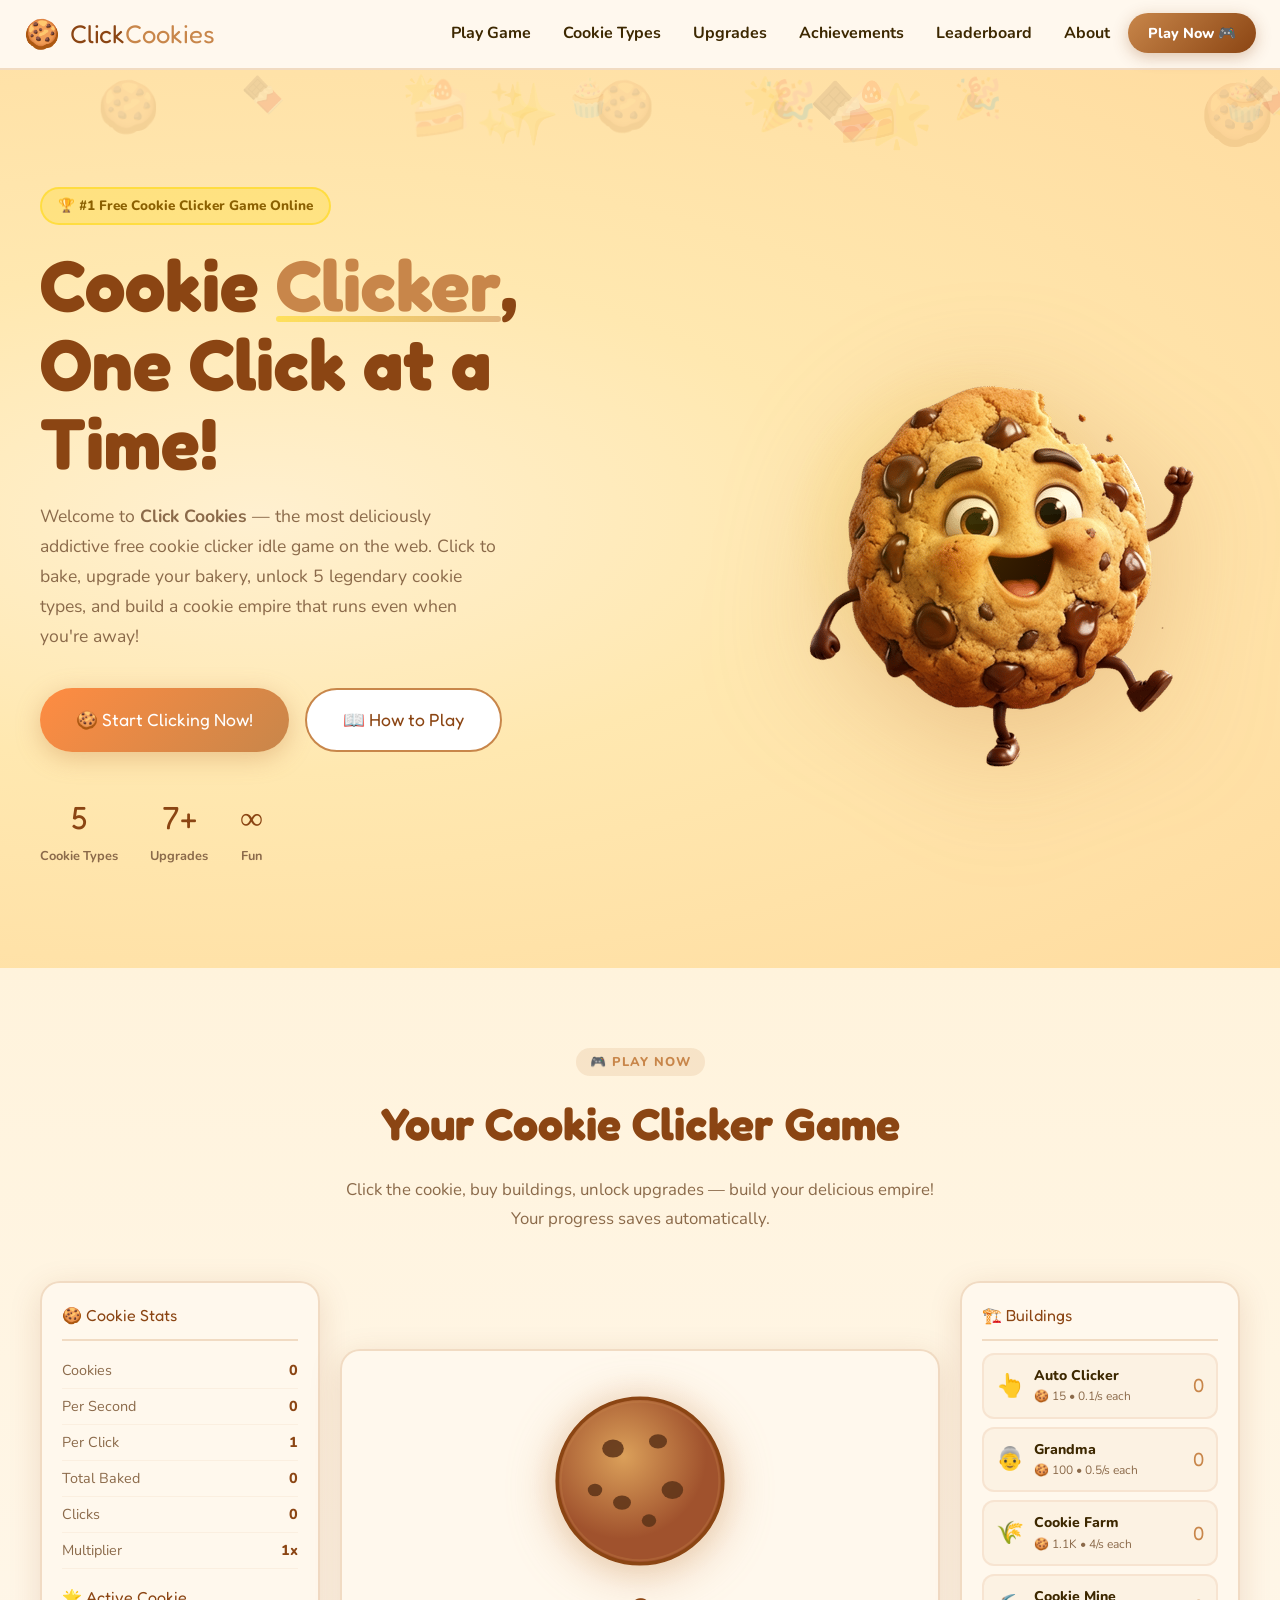
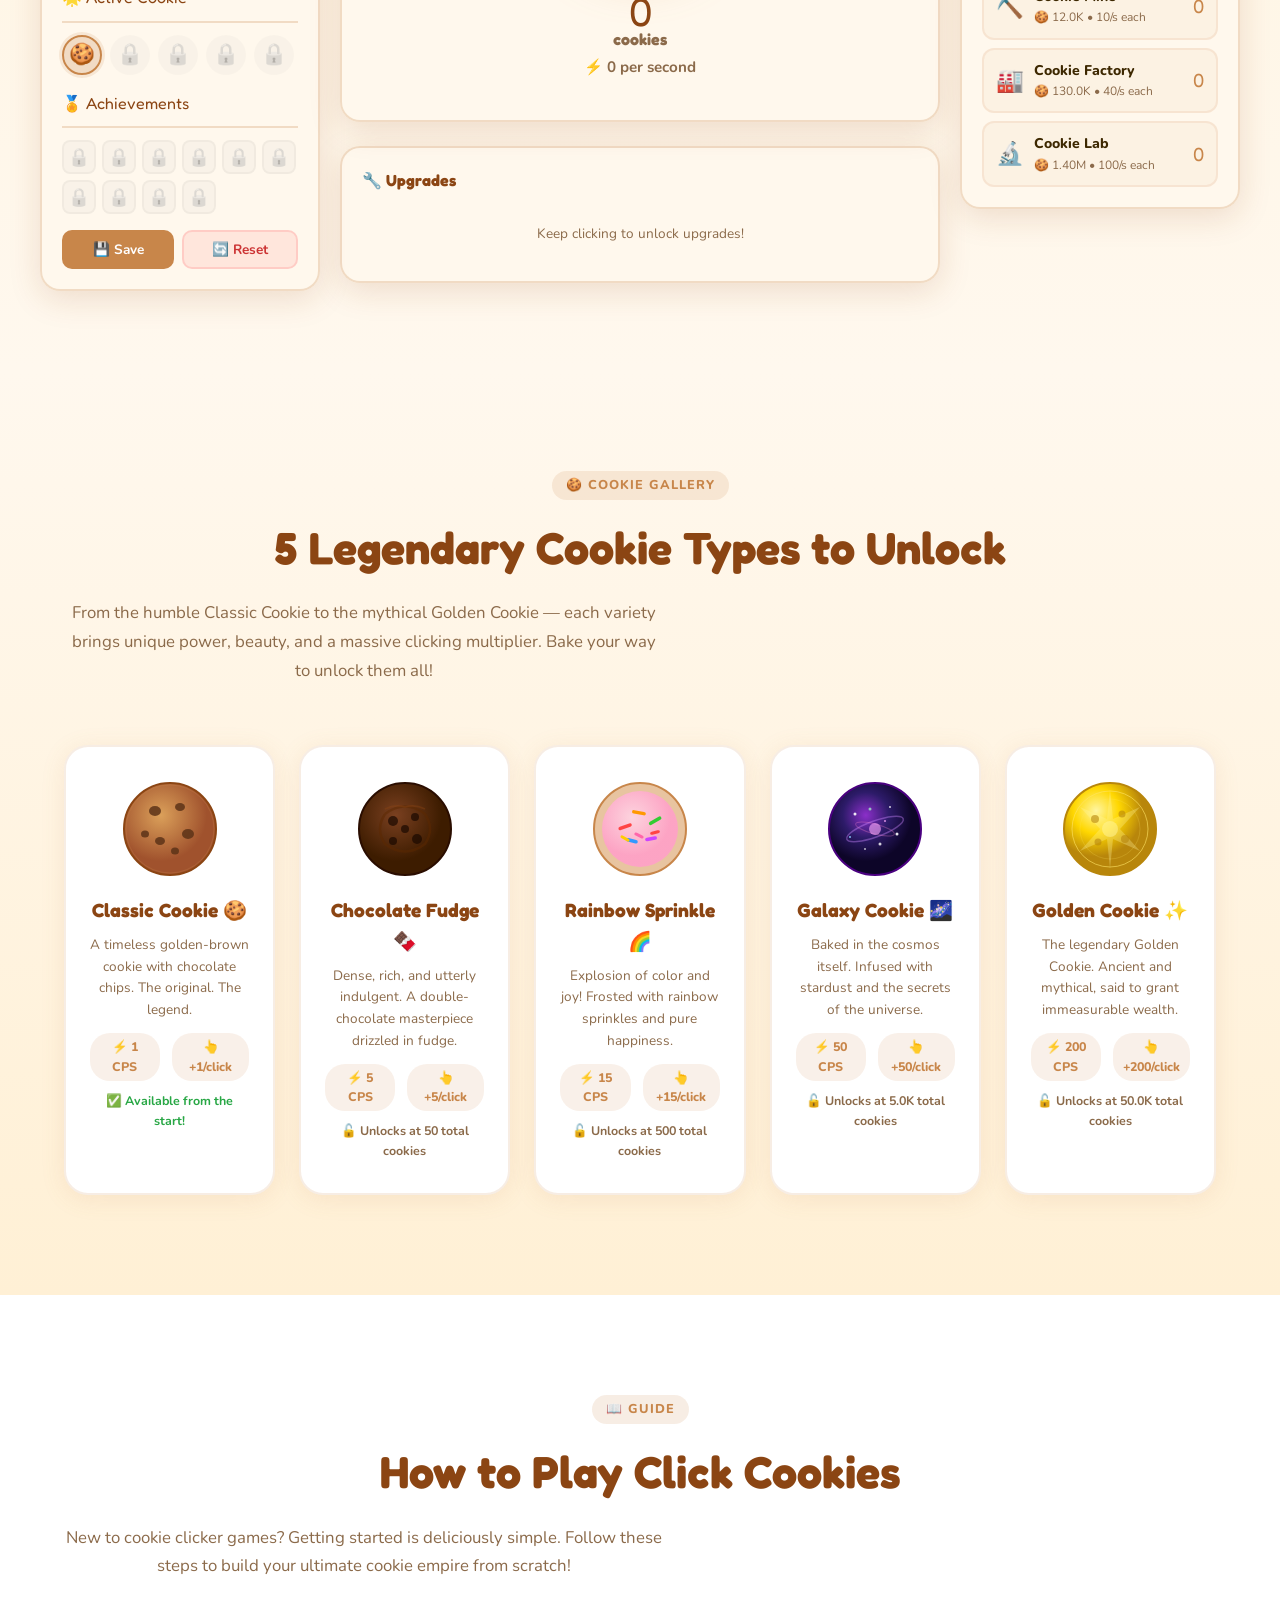
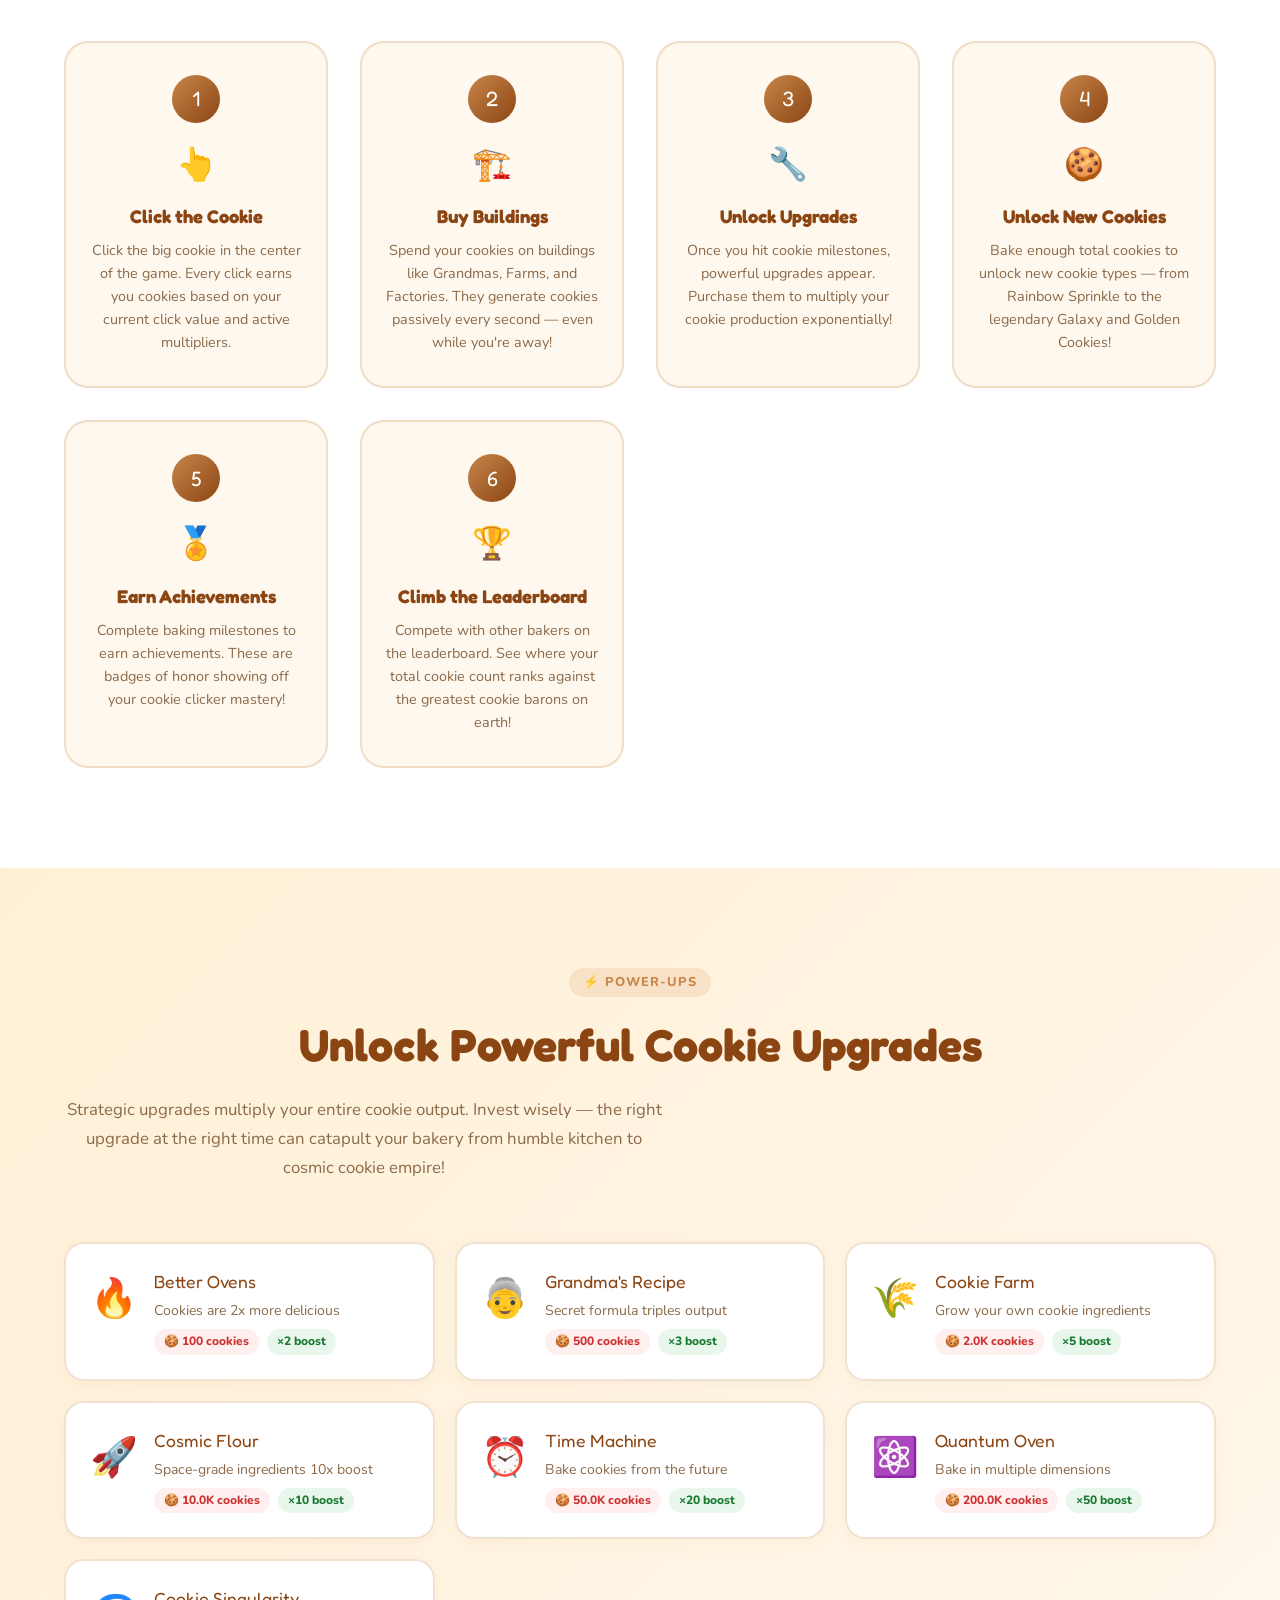
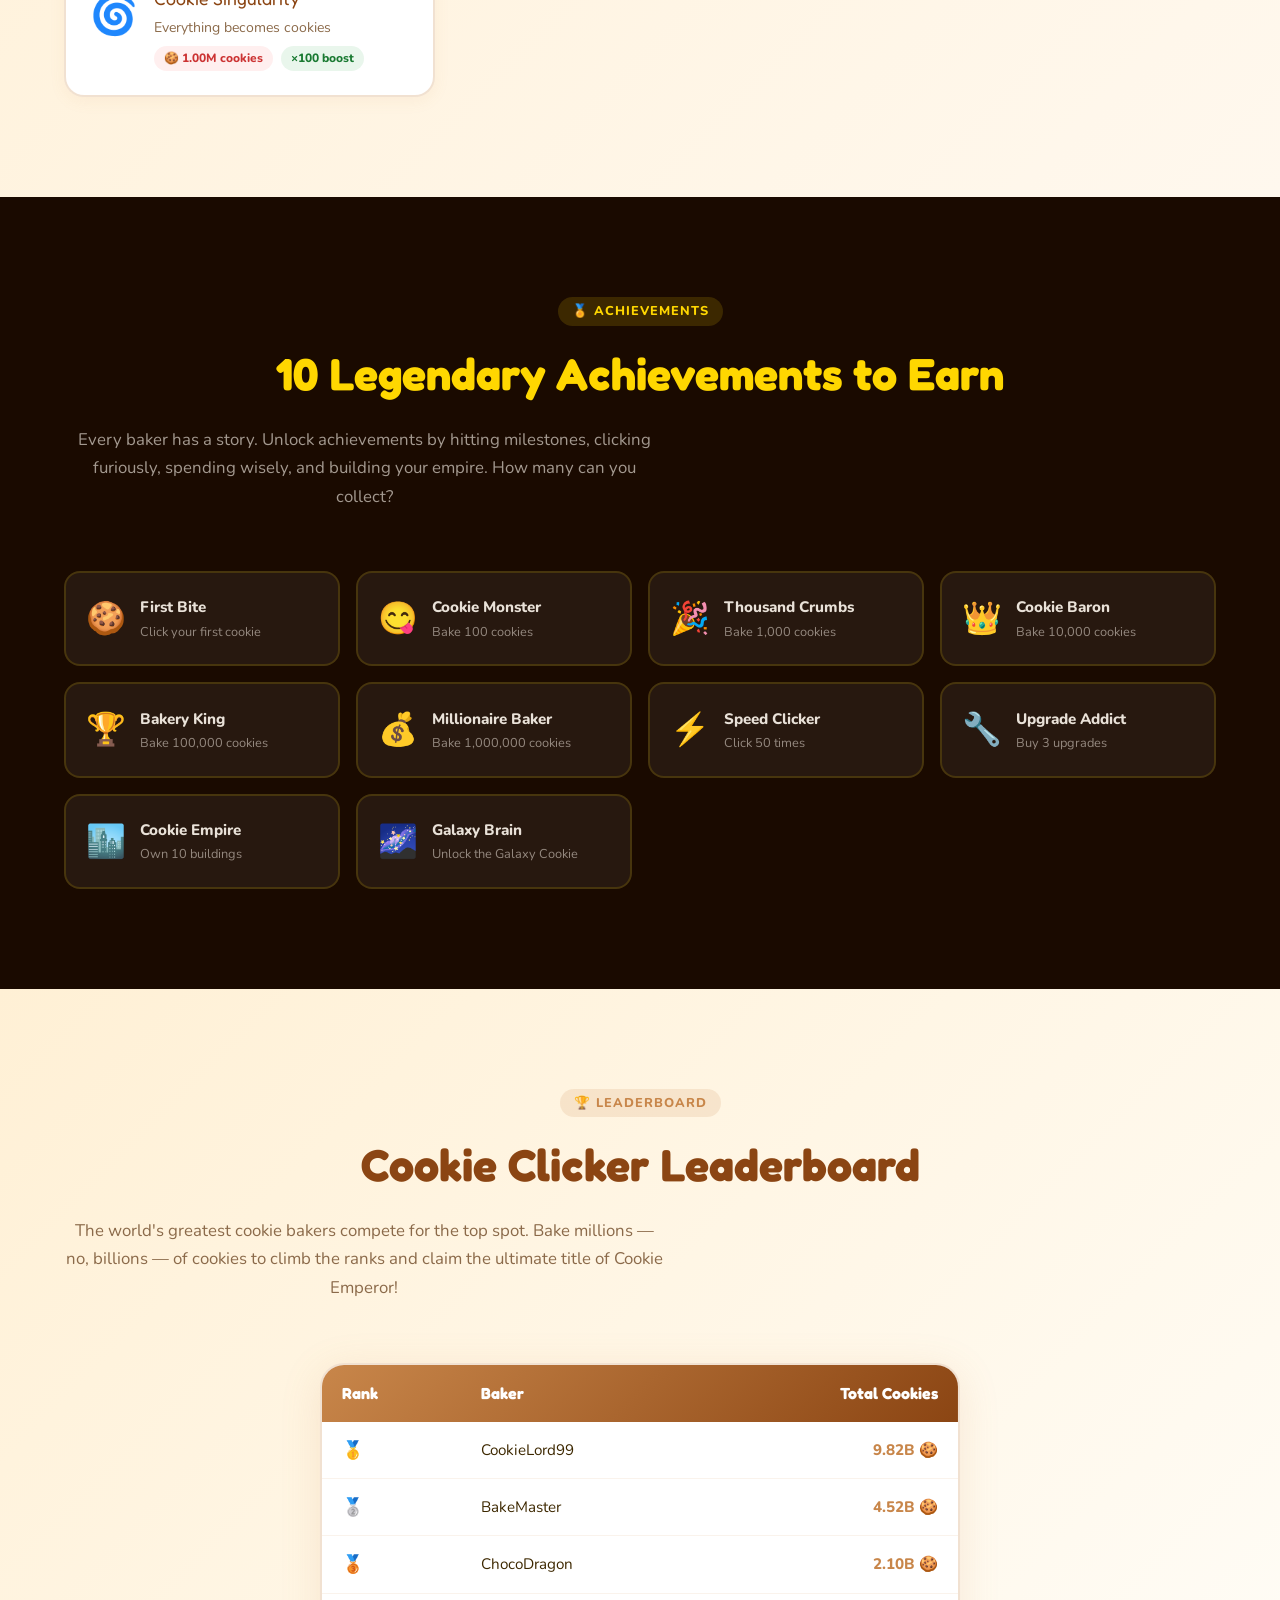
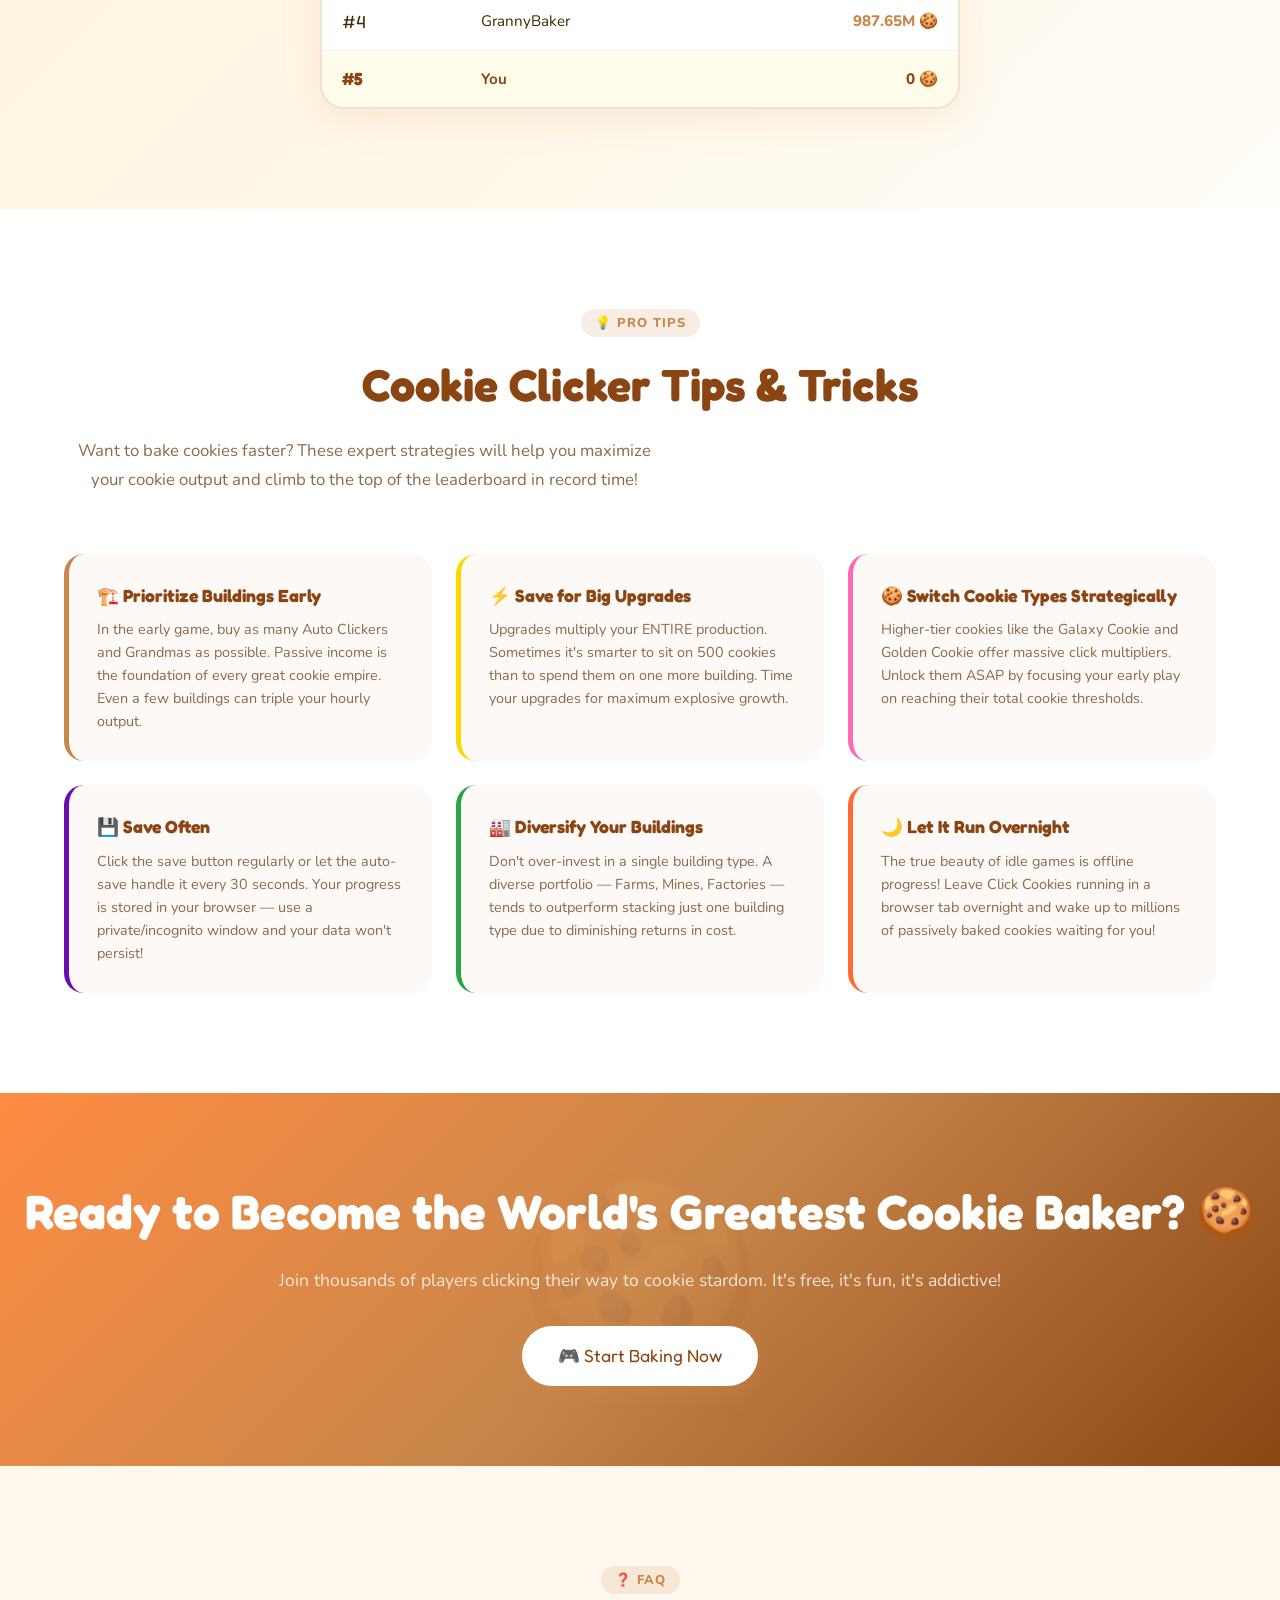
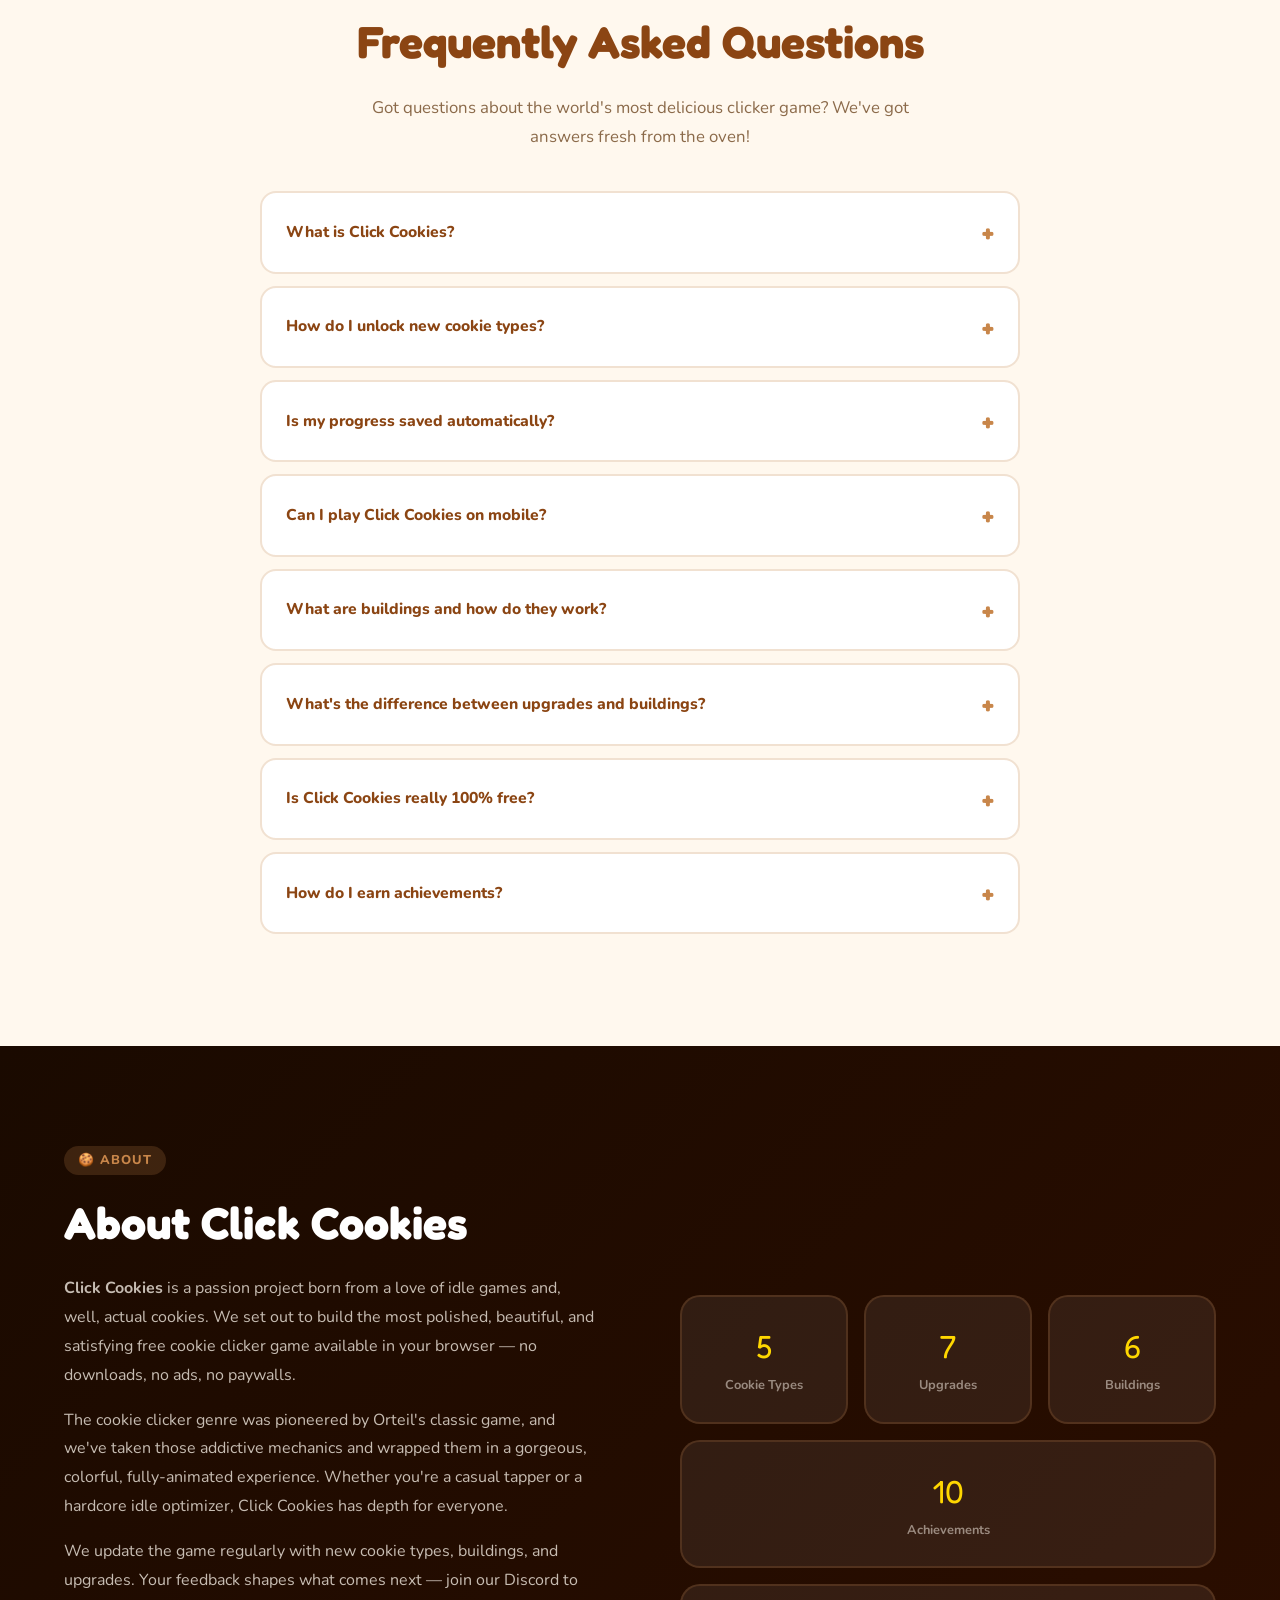
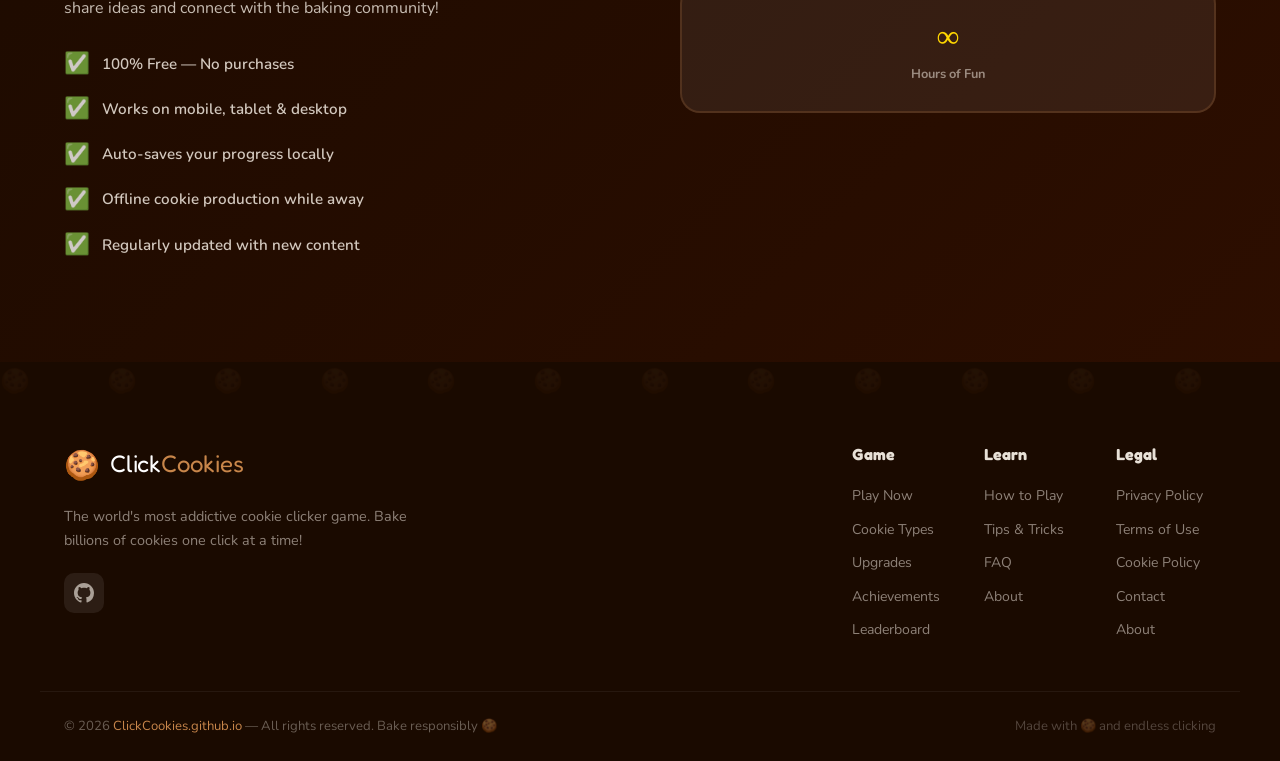
<file: index.html>
<!DOCTYPE html>
<html lang="en">
<head>
  <!-- Google tag (gtag.js) -->
<script async src="https://www.googletagmanager.com/gtag/js?id=G-41WM5RY3ZE"></script>
<script>
  window.dataLayer = window.dataLayer || [];
  function gtag(){dataLayer.push(arguments);}
  gtag('js', new Date());

  gtag('config', 'G-41WM5RY3ZE');
</script>
  <meta charset="UTF-8"/>
  <meta name="viewport" content="width=device-width, initial-scale=1.0"/>
  <meta http-equiv="X-UA-Compatible" content="IE=edge"/>

  <!-- SEO Meta Tags -->
  <title>Cookie Clicker — Free Cookie Clicker Game | Unblocked</title>
  <meta name="description" content="Play Cookie Clicker — the ultimate free cookie clicker game! Click, upgrade, and bake billions of cookies. Unlock 5 cookie types, buy buildings, earn achievements. No download needed!"/>
  <meta name="keywords" content="cookie clicker, click cookies, cookie game, idle game, clicker game, bake cookies, cookie upgrades, free browser game, cookie clicker online, cookie clicker unblocked"/>
  <meta name="author" content="ClickCookies"/>
  <meta name="robots" content="index, follow"/>
  <link rel="canonical" href="https://clickcookies.github.io/"/>
  <link rel="icon" type="image/png" sizes="32x32" href="/favicon.png">

  <!-- Open Graph -->
  <meta property="og:title" content="Cookie Clicker — The Ultimate Cookie Clicker Game"/>
  <meta property="og:description" content="Click, bake, and build your cookie empire! 5 cookie types, upgrades, achievements and more. Play free now!"/>
  <meta property="og:url" content="https://clickcookies.github.io/"/>
  <meta property="og:type" content="website"/>
  <meta property="og:image" content="https://clickcookies.github.io/og-image.png"/>
  <meta property="og:site_name" content="ClickCookies"/>

  <!-- Twitter Card -->
  <meta name="twitter:card" content="summary_large_image"/>
  <meta name="twitter:title" content="Cookie Clicker — The Ultimate Cookie Clicker Game"/>
  <meta name="twitter:description" content="Click, bake, and build your cookie empire! Play free now!"/>
  <meta name="twitter:image" content="https://clickcookies.github.io/images/og-image.png"/>  

  <!-- Fonts -->
  <link rel="preconnect" href="https://fonts.googleapis.com"/>
  <link rel="preconnect" href="https://fonts.gstatic.com" crossorigin/>
  <link href="https://fonts.googleapis.com/css2?family=Fredoka+One&family=Nunito:wght@400;600;700;800;900&display=swap" rel="stylesheet"/>

  <!-- Stylesheet -->
  <link rel="stylesheet" href="css/style.css"/>

  <!-- Schema Markup -->
  <!-- Schema Markup -->
<script type="application/ld+json">
{
  "@context": "https://schema.org",
  "@graph": [
    {
      "@type": "WebApplication",
      "@id": "https://clickcookies.github.io/#app",
      "name": "Click Cookies",
      "url": "https://clickcookies.github.io/",
      "description": "Click Cookies is a free browser-based cookie clicker idle game where players click to bake cookies, purchase upgrades and buildings, unlock 5 different cookie types, and earn achievements.",
      "applicationCategory": "Game",
      "applicationSubCategory": "Idle Clicker Game",
      "genre": "Casual, Idle, Clicker",
      "operatingSystem": "Any (Browser-based)",
      "browserRequirements": "Requires JavaScript",
      "offers": {
        "@type": "Offer",
        "price": "0",
        "priceCurrency": "USD",
        "availability": "https://schema.org/InStock"
      },
      "featureList": [
        "5 unique cookie types",
        "Passive income via buildings",
        "7 powerful upgrades",
        "10 achievements",
        "Auto-save progress",
        "Mobile compatible",
        "No download required"
      ]
    },
    {
      "@type": "WebSite",
      "@id": "https://clickcookies.github.io/#website",
      "url": "https://clickcookies.github.io/",
      "name": "click Cookies",
      "description": "The most addictive free cookie clicker game online",
      "potentialAction": {
        "@type": "SearchAction",
        "target": "https://clickcookies.github.io/?q={search_term_string}",
        "query-input": "required name=search_term_string"
      }
    },
    {
      "@type": "FAQPage",
      "@id": "https://clickcookies.github.io/#faq",
      "mainEntity": [
        {
          "@type": "Question",
          "name": "What is Click Cookies?",
          "acceptedAnswer": {
            "@type": "Answer",
            "text": "Click Cookies is a free browser-based idle clicker game where you click a cookie to produce cookies, use them to buy upgrades and buildings that generate cookies automatically."
          }
        },
        {
          "@type": "Question",
          "name": "How do I unlock new cookie types?",
          "acceptedAnswer": {
            "@type": "Answer",
            "text": "New cookie types unlock automatically as you bake more total cookies. Each cookie type has a total cookie threshold that must be reached to unlock it."
          }
        },
        {
          "@type": "Question",
          "name": "Is Click Cookies free to play?",
          "acceptedAnswer": {
            "@type": "Answer",
            "text": "Yes! Click Cookies is completely free to play. No downloads, no accounts, no in-app purchases required."
          }
        }
      ]
    }
  ]
}
</script>
</head>
<body>

  <!-- HEADER (Component) -->
  <header id="site-header" role="banner"></header>

  <main>

    <!-- 1. HERO SECTION -->
    <section id="hero" class="hero-section" aria-label="Welcome to Click Cookies">
      <div class="hero-bg-cookies" aria-hidden="true" id="heroBgCookies"></div>
      <div class="hero-container">
        <div class="hero-text reveal">
          <div class="hero-badge">🏆 #1 Free Cookie Clicker Game Online</div>
          <h1 class="hero-title">
            Cookie <span class="highlight">Clicker</span>, One Click at a Time!
          </h1>
          <p class="hero-desc">
            Welcome to <strong>Click Cookies</strong> — the most deliciously addictive free cookie clicker idle game on the web. Click to bake, upgrade your bakery, unlock 5 legendary cookie types, and build a cookie empire that runs even when you're away!
          </p>
          <div class="hero-ctas">
            <a href="#game" class="btn-primary">🍪 Start Clicking Now!</a>
            <a href="#how-to-play" class="btn-secondary">📖 How to Play</a>
          </div>
          <div class="hero-stats">
            <div class="hero-stat-item">
              <span class="hero-stat-num">5</span>
              <span class="hero-stat-label">Cookie Types</span>
            </div>
            <div class="hero-stat-item">
              <span class="hero-stat-num">7+</span>
              <span class="hero-stat-label">Upgrades</span>
            </div>
            <div class="hero-stat-item">
              <span class="hero-stat-num">∞</span>
              <span class="hero-stat-label">Fun</span>
            </div>
          </div>
        </div>

        <div class="hero-visual reveal">
          <div class="hero-cookie-showcase" onclick="document.getElementById('game').scrollIntoView({behavior:'smooth'})" role="button" aria-label="Click to play the game" tabindex="0">
            <div class="cookie-halo"></div>
            <img src="cookie1.png" alt="Delicious Cookie" class="hero-cookie-img">              
           </div>
         </div>
    </section>

    <!-- 2. GAME SECTION -->
    <section id="game" aria-label="Cookie Clicker Game">
      <div class="game-section-header">
        <span class="section-tag">🎮 Play Now</span>
        <h2 class="section-title" style="text-align:center;">Your Cookie Clicker Game</h2>
        <p class="section-desc" style="text-align:center;margin:0 auto;">Click the cookie, buy buildings, unlock upgrades — build your delicious empire! Your progress saves automatically.</p>
      </div>
      <div id="game-area"></div>
    </section>

    <!-- 3. COOKIE TYPES SECTION -->
    <section id="cookies" aria-labelledby="cookies-heading">
      <div class="section-container">
        <div class="cookies-header reveal">
          <span class="section-tag">🍪 Cookie Gallery</span>
          <h2 id="cookies-heading" class="section-title">5 Legendary Cookie Types to Unlock</h2>
          <p class="section-desc">
            From the humble Classic Cookie to the mythical Golden Cookie — each variety brings unique power, beauty, and a massive clicking multiplier. Bake your way to unlock them all!
          </p>
        </div>
        <div class="cookie-types-grid" id="cookieTypesGrid"></div>
      </div>
    </section>

    <!-- 4. HOW TO PLAY SECTION -->
    <section id="how-to-play" aria-labelledby="htp-heading">
      <div class="section-container">
        <div class="how-header reveal">
          <span class="section-tag">📖 Guide</span>
          <h2 id="htp-heading" class="section-title">How to Play Click Cookies</h2>
          <p class="section-desc">
            New to cookie clicker games? Getting started is deliciously simple. Follow these steps to build your ultimate cookie empire from scratch!
          </p>
        </div>
        <div class="how-steps">
          <div class="how-step reveal">
            <div class="step-num">1</div>
            <span class="step-icon">👆</span>
            <h3 class="step-title">Click the Cookie</h3>
            <p class="step-desc">Click the big cookie in the center of the game. Every click earns you cookies based on your current click value and active multipliers.</p>
          </div>
          <div class="how-step reveal" style="transition-delay:0.1s">
            <div class="step-num">2</div>
            <span class="step-icon">🏗️</span>
            <h3 class="step-title">Buy Buildings</h3>
            <p class="step-desc">Spend your cookies on buildings like Grandmas, Farms, and Factories. They generate cookies passively every second — even while you're away!</p>
          </div>
          <div class="how-step reveal" style="transition-delay:0.2s">
            <div class="step-num">3</div>
            <span class="step-icon">🔧</span>
            <h3 class="step-title">Unlock Upgrades</h3>
            <p class="step-desc">Once you hit cookie milestones, powerful upgrades appear. Purchase them to multiply your cookie production exponentially!</p>
          </div>
          <div class="how-step reveal" style="transition-delay:0.3s">
            <div class="step-num">4</div>
            <span class="step-icon">🍪</span>
            <h3 class="step-title">Unlock New Cookies</h3>
            <p class="step-desc">Bake enough total cookies to unlock new cookie types — from Rainbow Sprinkle to the legendary Galaxy and Golden Cookies!</p>
          </div>
          <div class="how-step reveal" style="transition-delay:0.4s">
            <div class="step-num">5</div>
            <span class="step-icon">🏅</span>
            <h3 class="step-title">Earn Achievements</h3>
            <p class="step-desc">Complete baking milestones to earn achievements. These are badges of honor showing off your cookie clicker mastery!</p>
          </div>
          <div class="how-step reveal" style="transition-delay:0.5s">
            <div class="step-num">6</div>
            <span class="step-icon">🏆</span>
            <h3 class="step-title">Climb the Leaderboard</h3>
            <p class="step-desc">Compete with other bakers on the leaderboard. See where your total cookie count ranks against the greatest cookie barons on earth!</p>
          </div>
        </div>
      </div>
    </section>

    <!-- 5. UPGRADES SECTION -->
    <section id="upgrades" aria-labelledby="upgrades-heading">
      <div class="section-container">
        <div class="upgrades-header reveal">
          <span class="section-tag">⚡ Power-Ups</span>
          <h2 id="upgrades-heading" class="section-title">Unlock Powerful Cookie Upgrades</h2>
          <p class="section-desc">
            Strategic upgrades multiply your entire cookie output. Invest wisely — the right upgrade at the right time can catapult your bakery from humble kitchen to cosmic cookie empire!
          </p>
        </div>
        <div class="upgrades-showcase-grid" id="upgradesShowcaseGrid"></div>
      </div>
    </section>

    <!-- 6. ACHIEVEMENTS SECTION -->
    <section id="achievements" aria-labelledby="ach-heading">
      <div class="section-container">
        <div class="achievements-header reveal">
          <span class="section-tag">🏅 Achievements</span>
          <h2 id="ach-heading" class="section-title">10 Legendary Achievements to Earn</h2>
          <p class="section-desc">
            Every baker has a story. Unlock achievements by hitting milestones, clicking furiously, spending wisely, and building your empire. How many can you collect?
          </p>
        </div>
        <div class="achievements-full-grid" id="achievementsFullGrid"></div>
      </div>
    </section>

    <!-- 7. LEADERBOARD SECTION -->
    <section id="leaderboard" aria-labelledby="lb-heading">
      <div class="section-container">
        <div class="leaderboard-header reveal">
          <span class="section-tag">🏆 Leaderboard</span>
          <h2 id="lb-heading" class="section-title">Cookie Clicker Leaderboard</h2>
          <p class="section-desc">
            The world's greatest cookie bakers compete for the top spot. Bake millions — no, billions — of cookies to climb the ranks and claim the ultimate title of Cookie Emperor!
          </p>
        </div>
        <div class="leaderboard-table-wrapper reveal">
          <table role="table" aria-label="Cookie clicker leaderboard">
            <thead>
              <tr>
                <th scope="col">Rank</th>
                <th scope="col">Baker</th>
                <th scope="col" style="text-align:right">Total Cookies</th>
              </tr>
            </thead>
            <tbody id="leaderboardTable">
              <tr><td colspan="3" style="padding:20px;text-align:center;color:#8B6A4A;">Loading bakers...</td></tr>
            </tbody>
          </table>
        </div>
      </div>
    </section>

    <!-- 8. TIPS & TRICKS SECTION -->
    <section id="tips" aria-labelledby="tips-heading">
      <div class="section-container">
        <div class="how-header reveal">
          <span class="section-tag">💡 Pro Tips</span>
          <h2 id="tips-heading" class="section-title">Cookie Clicker Tips & Tricks</h2>
          <p class="section-desc">
            Want to bake cookies faster? These expert strategies will help you maximize your cookie output and climb to the top of the leaderboard in record time!
          </p>
        </div>
        <div class="tips-grid">
          <div class="tip-card reveal">
            <h3 class="tip-title">🏗️ Prioritize Buildings Early</h3>
            <p class="tip-desc">In the early game, buy as many Auto Clickers and Grandmas as possible. Passive income is the foundation of every great cookie empire. Even a few buildings can triple your hourly output.</p>
          </div>
          <div class="tip-card reveal" style="transition-delay:0.1s">
            <h3 class="tip-title">⚡ Save for Big Upgrades</h3>
            <p class="tip-desc">Upgrades multiply your ENTIRE production. Sometimes it's smarter to sit on 500 cookies than to spend them on one more building. Time your upgrades for maximum explosive growth.</p>
          </div>
          <div class="tip-card reveal" style="transition-delay:0.2s">
            <h3 class="tip-title">🍪 Switch Cookie Types Strategically</h3>
            <p class="tip-desc">Higher-tier cookies like the Galaxy Cookie and Golden Cookie offer massive click multipliers. Unlock them ASAP by focusing your early play on reaching their total cookie thresholds.</p>
          </div>
          <div class="tip-card reveal" style="transition-delay:0.3s">
            <h3 class="tip-title">💾 Save Often</h3>
            <p class="tip-desc">Click the save button regularly or let the auto-save handle it every 30 seconds. Your progress is stored in your browser — use a private/incognito window and your data won't persist!</p>
          </div>
          <div class="tip-card reveal" style="transition-delay:0.4s">
            <h3 class="tip-title">🏭 Diversify Your Buildings</h3>
            <p class="tip-desc">Don't over-invest in a single building type. A diverse portfolio — Farms, Mines, Factories — tends to outperform stacking just one building type due to diminishing returns in cost.</p>
          </div>
          <div class="tip-card reveal" style="transition-delay:0.5s">
            <h3 class="tip-title">🌙 Let It Run Overnight</h3>
            <p class="tip-desc">The true beauty of idle games is offline progress! Leave Click Cookies running in a browser tab overnight and wake up to millions of passively baked cookies waiting for you!</p>
          </div>
        </div>
      </div>
    </section>

    <!-- CTA BANNER -->
    <div class="cta-banner" aria-hidden="false">
      <div style="position:relative;z-index:1;">
        <h2>Ready to Become the World's Greatest Cookie Baker? 🍪</h2>
        <p>Join thousands of players clicking their way to cookie stardom. It's free, it's fun, it's addictive!</p>
        <a href="#game" class="btn-primary" style="display:inline-flex;margin:0 auto;">🎮 Start Baking Now</a>
      </div>
    </div>

    <!-- 9. FAQ SECTION -->
    <section id="faq" aria-labelledby="faq-heading">
      <div class="section-container">
        <div class="how-header reveal" style="text-align:center;margin-bottom:40px;">
          <span class="section-tag">❓ FAQ</span>
          <h2 id="faq-heading" class="section-title">Frequently Asked Questions</h2>
          <p class="section-desc" style="margin:0 auto;">Got questions about the world's most delicious clicker game? We've got answers fresh from the oven!</p>
        </div>
        <div class="faq-list" id="faqList"></div>
      </div>
    </section>

    <!-- 10. ABOUT SECTION -->
    <section id="about" aria-labelledby="about-heading">
      <div class="section-container">
        <div class="about-content">
          <div class="about-text reveal">
            <span class="section-tag">🍪 About</span>
            <h2 id="about-heading" class="section-title">About Click Cookies</h2>
            <p>
              <strong>Click Cookies</strong> is a passion project born from a love of idle games and, well, actual cookies. We set out to build the most polished, beautiful, and satisfying free cookie clicker game available in your browser — no downloads, no ads, no paywalls.
            </p>
            <p>
              The cookie clicker genre was pioneered by Orteil's classic game, and we've taken those addictive mechanics and wrapped them in a gorgeous, colorful, fully-animated experience. Whether you're a casual tapper or a hardcore idle optimizer, Click Cookies has depth for everyone.
            </p>
            <p>
              We update the game regularly with new cookie types, buildings, and upgrades. Your feedback shapes what comes next — join our Discord to share ideas and connect with the baking community!
            </p>
            <div class="about-features">
              <div class="about-feature"><span class="about-feature-icon">✅</span> 100% Free — No purchases</div>
              <div class="about-feature"><span class="about-feature-icon">✅</span> Works on mobile, tablet & desktop</div>
              <div class="about-feature"><span class="about-feature-icon">✅</span> Auto-saves your progress locally</div>
              <div class="about-feature"><span class="about-feature-icon">✅</span> Offline cookie production while away</div>
              <div class="about-feature"><span class="about-feature-icon">✅</span> Regularly updated with new content</div>
            </div>
          </div>
          <div class="about-visual reveal">
            <div class="about-stat-card">
              <span class="about-stat-num">5</span>
              <span class="about-stat-label">Cookie Types</span>
            </div>
            <div class="about-stat-card">
              <span class="about-stat-num">7</span>
              <span class="about-stat-label">Upgrades</span>
            </div>
            <div class="about-stat-card">
              <span class="about-stat-num">6</span>
              <span class="about-stat-label">Buildings</span>
            </div>
            <div class="about-stat-card">
              <span class="about-stat-num">10</span>
              <span class="about-stat-label">Achievements</span>
            </div>
            <div class="about-stat-card" style="flex-basis:100%;">
              <span class="about-stat-num">∞</span>
              <span class="about-stat-label">Hours of Fun</span>
            </div>
          </div>
        </div>
      </div>
    </section>

  </main>

  <!-- FOOTER (Component) -->
  <footer id="site-footer" role="contentinfo"></footer>

  <!-- Scripts -->
  <script src="js/header.js"></script>
  <script src="js/footer.js"></script>
  <script src="js/game.js"></script>
  <script>
    // ===== PAGE INIT =====
    document.addEventListener('DOMContentLoaded', () => {

      // Hero background floating cookies
      const heroBg = document.getElementById('heroBgCookies');
      if (heroBg) {
        const emojis = ['🍪','🍫','🌟','✨','🎉','🍰','🧁'];
        for (let i = 0; i < 18; i++) {
          const span = document.createElement('span');
          span.className = 'bg-cookie-float';
          span.textContent = emojis[i % emojis.length];
          span.style.left = (Math.random() * 100) + '%';
          span.style.animationDuration = (12 + Math.random() * 16) + 's';
          span.style.animationDelay = (-Math.random() * 20) + 's';
          span.style.fontSize = (1.5 + Math.random() * 2.5) + 'rem';
          heroBg.appendChild(span);
        }
      }

      // Cookie types grid
      const ctGrid = document.getElementById('cookieTypesGrid');
      if (ctGrid && typeof COOKIE_TYPES !== 'undefined') {
        ctGrid.innerHTML = COOKIE_TYPES.map(c => `
          <article class="cookie-type-card reveal">
            <div class="cookie-type-svg">${c.svg}</div>
            <h3 class="cookie-type-name">${c.name} ${c.emoji}</h3>
            <p class="cookie-type-desc">${c.desc}</p>
            <div class="cookie-type-stats">
              <span class="cookie-stat">⚡ ${c.cps} CPS</span>
              <span class="cookie-stat">👆 +${c.clickValue}/click</span>
            </div>
            ${c.unlockAt > 0 ? `<div style="margin-top:10px;font-size:0.78rem;color:#8B6A4A;font-weight:700;">🔓 Unlocks at ${formatNum ? formatNum(c.unlockAt) : c.unlockAt} total cookies</div>` : '<div style="margin-top:10px;font-size:0.78rem;color:#28A745;font-weight:700;">✅ Available from the start!</div>'}
          </article>
        `).join('');
      }

      // Upgrades showcase
      const ugGrid = document.getElementById('upgradesShowcaseGrid');
      if (ugGrid && typeof UPGRADES !== 'undefined') {
        ugGrid.innerHTML = UPGRADES.map(u => `
          <div class="upgrade-showcase-card reveal">
            <span class="upgrade-showcase-icon">${u.icon}</span>
            <div class="upgrade-showcase-info">
              <div class="upgrade-showcase-name">${u.name}</div>
              <div class="upgrade-showcase-desc">${u.desc}</div>
              <div class="upgrade-showcase-meta">
                <span class="upgrade-tag cost">🍪 ${formatNum ? formatNum(u.cost) : u.cost} cookies</span>
                <span class="upgrade-tag boost">×${u.multiplier} boost</span>
              </div>
            </div>
          </div>
        `).join('');
      }

      // Achievements full grid
      const achGrid = document.getElementById('achievementsFullGrid');
      if (achGrid && typeof ACHIEVEMENTS !== 'undefined') {
        achGrid.innerHTML = ACHIEVEMENTS.map(a => `
          <div class="achievement-full-card reveal">
            <span class="achievement-full-icon">${a.icon}</span>
            <div>
              <div class="achievement-full-name">${a.name}</div>
              <div class="achievement-full-desc">${a.desc}</div>
            </div>
          </div>
        `).join('');
      }

      // FAQ
      const faqs = [
        { q: 'What is Click Cookies?', a: 'Click Cookies is a free browser-based idle clicker game. You click a cookie to earn cookies, then spend them on buildings and upgrades to produce even more cookies automatically. It\'s infinitely replayable and endlessly satisfying!' },
        { q: 'How do I unlock new cookie types?', a: 'New cookie types unlock as you bake more total cookies. The Classic Cookie is available from the start. The Chocolate Fudge unlocks at 50, Rainbow Sprinkle at 500, Galaxy Cookie at 5,000, and the legendary Golden Cookie at 50,000 total cookies baked!' },
        { q: 'Is my progress saved automatically?', a: 'Yes! Click Cookies auto-saves your progress every 30 seconds to your browser\'s local storage. You can also hit the Save button at any time. Note: clearing your browser data or using private/incognito mode will delete your save.' },
        { q: 'Can I play Click Cookies on mobile?', a: 'Absolutely! Click Cookies is fully mobile-compatible and works great on smartphones and tablets. The interface adapts to any screen size for a seamless tapping experience.' },
        { q: 'What are buildings and how do they work?', a: 'Buildings are permanent structures that generate cookies passively every second. Start with Auto Clickers (0.1 CPS) and scale up through Grandmas, Cookie Farms, Mines, Factories, and Labs. Each building gets more expensive as you buy more.' },
        { q: 'What\'s the difference between upgrades and buildings?', a: 'Buildings produce cookies over time (CPS). Upgrades are one-time purchases that multiply your entire cookie output — both from clicks AND from buildings. Upgrades are the most powerful investments in the long run!' },
        { q: 'Is Click Cookies really 100% free?', a: 'Yes! Click Cookies is completely free. There are no in-app purchases, no premium features, and no paywalls. Just pure, unlimited cookie clicking fun.' },
        { q: 'How do I earn achievements?', a: 'Achievements unlock automatically when you hit certain milestones: baking specific amounts of cookies, clicking a set number of times, buying upgrades, or owning buildings. They\'re tracked in real-time and unlock with a notification.' },
      ];
      const faqList = document.getElementById('faqList');
      if (faqList) {
        faqList.innerHTML = faqs.map((f, i) => `
          <div class="faq-item" id="faq-${i}">
            <div class="faq-q" onclick="toggleFaq(${i})" role="button" tabindex="0" 
              onkeydown="if(event.key==='Enter')toggleFaq(${i})"
              aria-expanded="false" aria-controls="faq-a-${i}">
              ${f.q}
            </div>
            <div class="faq-a" id="faq-a-${i}" role="region">${f.a}</div>
          </div>
        `).join('');
      }

      // Scroll reveal
      const revealObserver = new IntersectionObserver((entries) => {
        entries.forEach(e => { if (e.isIntersecting) { e.target.classList.add('visible'); } });
      }, { threshold: 0.1 });
      document.querySelectorAll('.reveal').forEach(el => revealObserver.observe(el));
    });

    function toggleFaq(i) {
      const item = document.getElementById('faq-' + i);
      const q = item.querySelector('.faq-q');
      const wasOpen = item.classList.contains('open');
      document.querySelectorAll('.faq-item').forEach(el => {
        el.classList.remove('open');
        el.querySelector('.faq-q').setAttribute('aria-expanded', 'false');
      });
      if (!wasOpen) {
        item.classList.add('open');
        q.setAttribute('aria-expanded', 'true');
      }
    }
  </script>
</body>
</html>
</file>
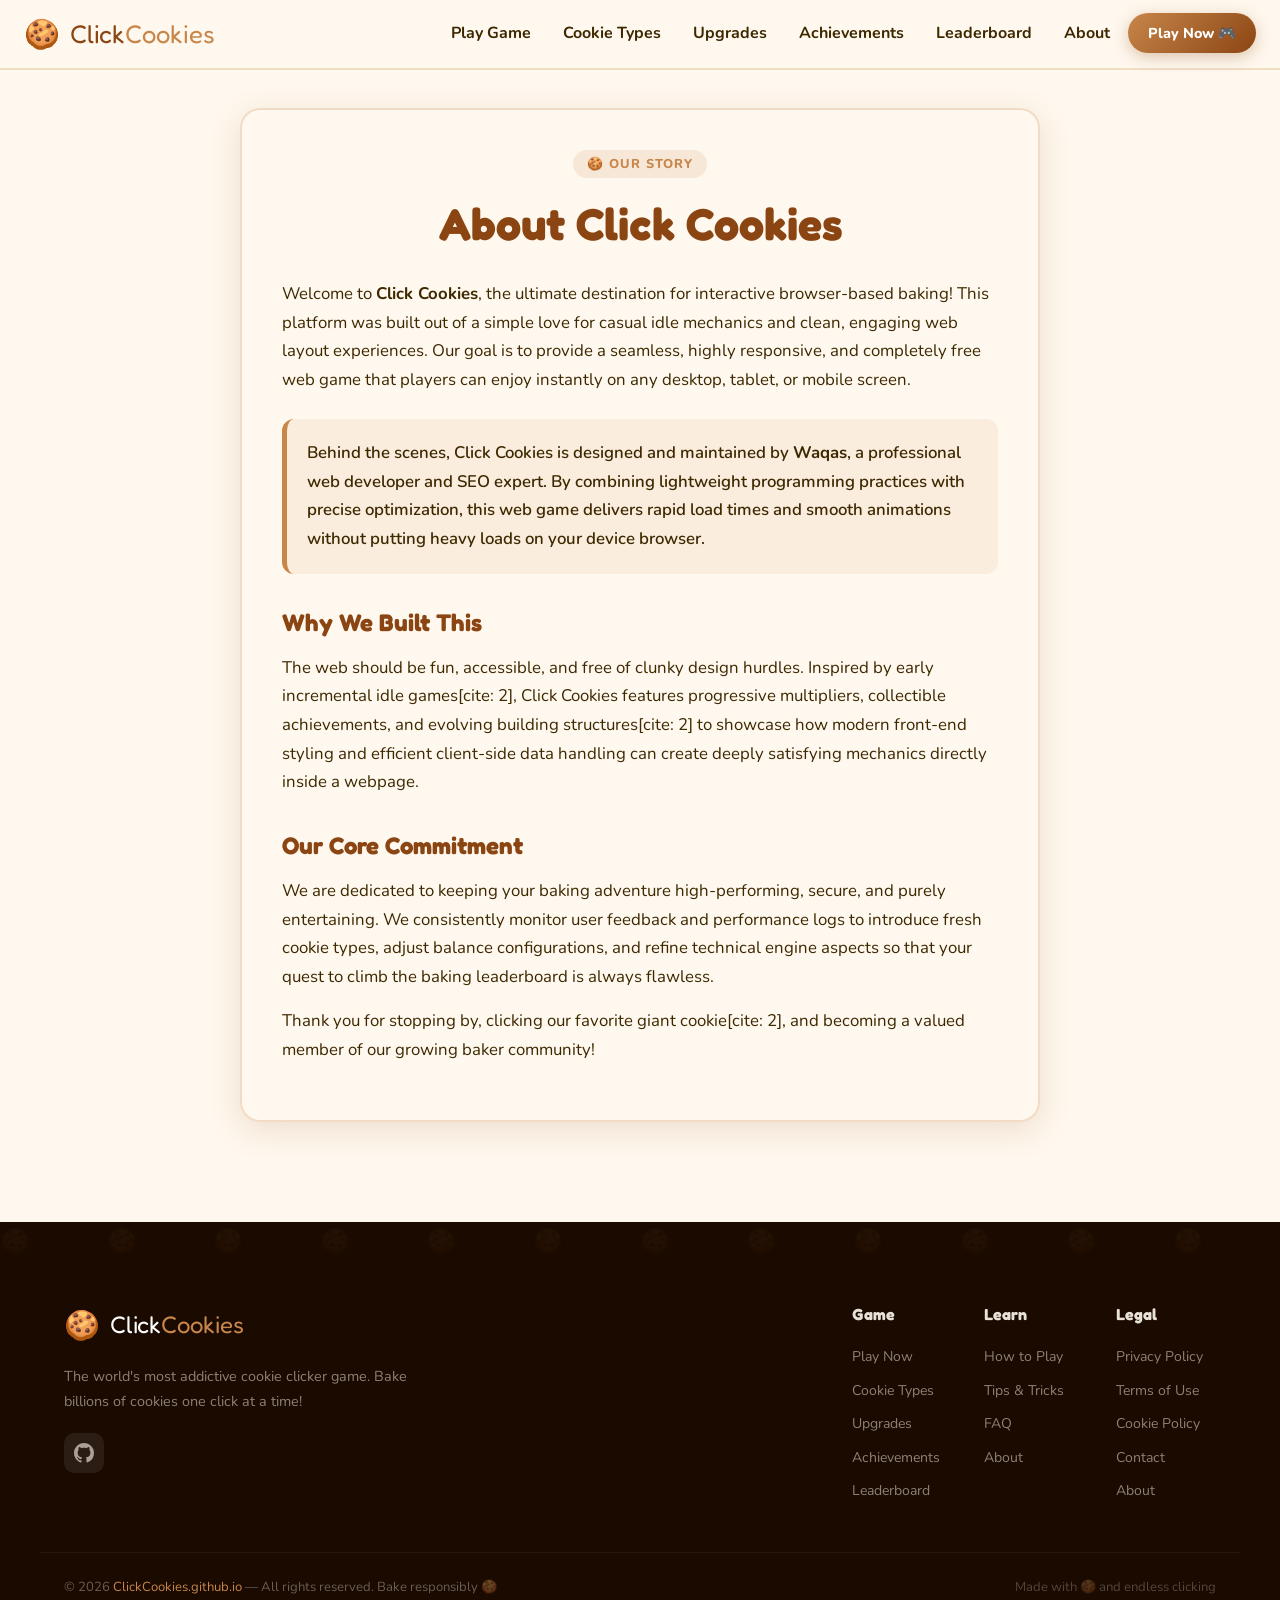
<file: about.html>
<!DOCTYPE html>
<html lang="en">
<head>
  <meta charset="UTF-8"/>
  <meta name="viewport" content="width=device-width, initial-scale=1.0"/>
  <meta http-equiv="X-UA-Compatible" content="IE=edge"/>
  <title>About Us - Click Cookies</title>
  <meta name="description" content="Meet the creator behind Click Cookies! Learn how a passion for web development and SEO turned into the ultimate free cookie clicker idle game."/>
  <link rel="canonical" href="https://clickcookies.github.io/about"/>
  <link rel="icon" type="image/png" sizes="32x32" href="/favicon.png">

  <!-- Fonts -->
  <link rel="preconnect" href="https://fonts.googleapis.com"/>
  <link rel="preconnect" href="https://fonts.gstatic.com" crossorigin/>
  <link href="https://fonts.googleapis.com/css2?family=Fredoka+One&family=Nunito:wght@400;600;700;800;900&display=swap" rel="stylesheet"/>

  <!-- Stylesheet -->
  <link rel="stylesheet" href="css/style.css"/>
  
  <style>
    .legal-content {
      max-width: 800px;
      margin: 40px auto 100px;
      padding: 40px;
      background: var(--panel-bg);
      border: 2px solid var(--border);
      border-radius: var(--radius);
      box-shadow: var(--shadow);
    }
    .legal-content h1 {
      font-family: var(--font-display);
      color: var(--cookie-dark);
      font-size: 2.8rem;
      margin-bottom: 20px;
      text-align: center;
    }
    .legal-content h2 {
      font-family: var(--font-display);
      color: var(--cookie-dark);
      font-size: 1.5rem;
      margin-top: 30px;
      margin-bottom: 12px;
    }
    .legal-content p {
      color: var(--text-main);
      font-size: 1.05rem;
      line-height: 1.7;
      margin-bottom: 16px;
    }
    .highlight-box {
      background: rgba(200, 134, 74, 0.1);
      border-left: 5px solid var(--cookie-brown);
      padding: 20px;
      border-radius: var(--radius-sm);
      margin: 25px 0;
    }
    .highlight-box p {
      margin-bottom: 0;
      font-weight: 600;
    }
  </style>
</head>
<body>

  <!-- HEADER -->
  <header id="site-header" role="banner"></header>

  <main>
    <div class="section-container">
      <article class="legal-content">
        <span class="section-tag" style="display:block; margin:0 auto 10px; width:fit-content;">🍪 Our Story</span>
        <h1>About Click Cookies</h1>

        <p>Welcome to <strong>Click Cookies</strong>, the ultimate destination for interactive browser-based baking! This platform was built out of a simple love for casual idle mechanics and clean, engaging web layout experiences. Our goal is to provide a seamless, highly responsive, and completely free web game that players can enjoy instantly on any desktop, tablet, or mobile screen.</p>

        <div class="highlight-box">
          <p>Behind the scenes, Click Cookies is designed and maintained by <strong>Waqas</strong>, a professional web developer and SEO expert. By combining lightweight programming practices with precise optimization, this web game delivers rapid load times and smooth animations without putting heavy loads on your device browser.</p>
        </div>

        <h2>Why We Built This</h2>
        <p>The web should be fun, accessible, and free of clunky design hurdles. Inspired by early incremental idle games[cite: 2], Click Cookies features progressive multipliers, collectible achievements, and evolving building structures[cite: 2] to showcase how modern front-end styling and efficient client-side data handling can create deeply satisfying mechanics directly inside a webpage.</p>

        <h2>Our Core Commitment</h2>
        <p>We are dedicated to keeping your baking adventure high-performing, secure, and purely entertaining. We consistently monitor user feedback and performance logs to introduce fresh cookie types, adjust balance configurations, and refine technical engine aspects so that your quest to climb the baking leaderboard is always flawless.</p>

        <p>Thank you for stopping by, clicking our favorite giant cookie[cite: 2], and becoming a valued member of our growing baker community!</p>
      </article>
    </div>
  </main>

  <!-- FOOTER -->
  <footer id="site-footer" role="contentinfo"></footer>

  <!-- Scripts -->
  <script src="js/header.js"></script>
  <script src="js/footer.js"></script>
</body>
</html>
</file>
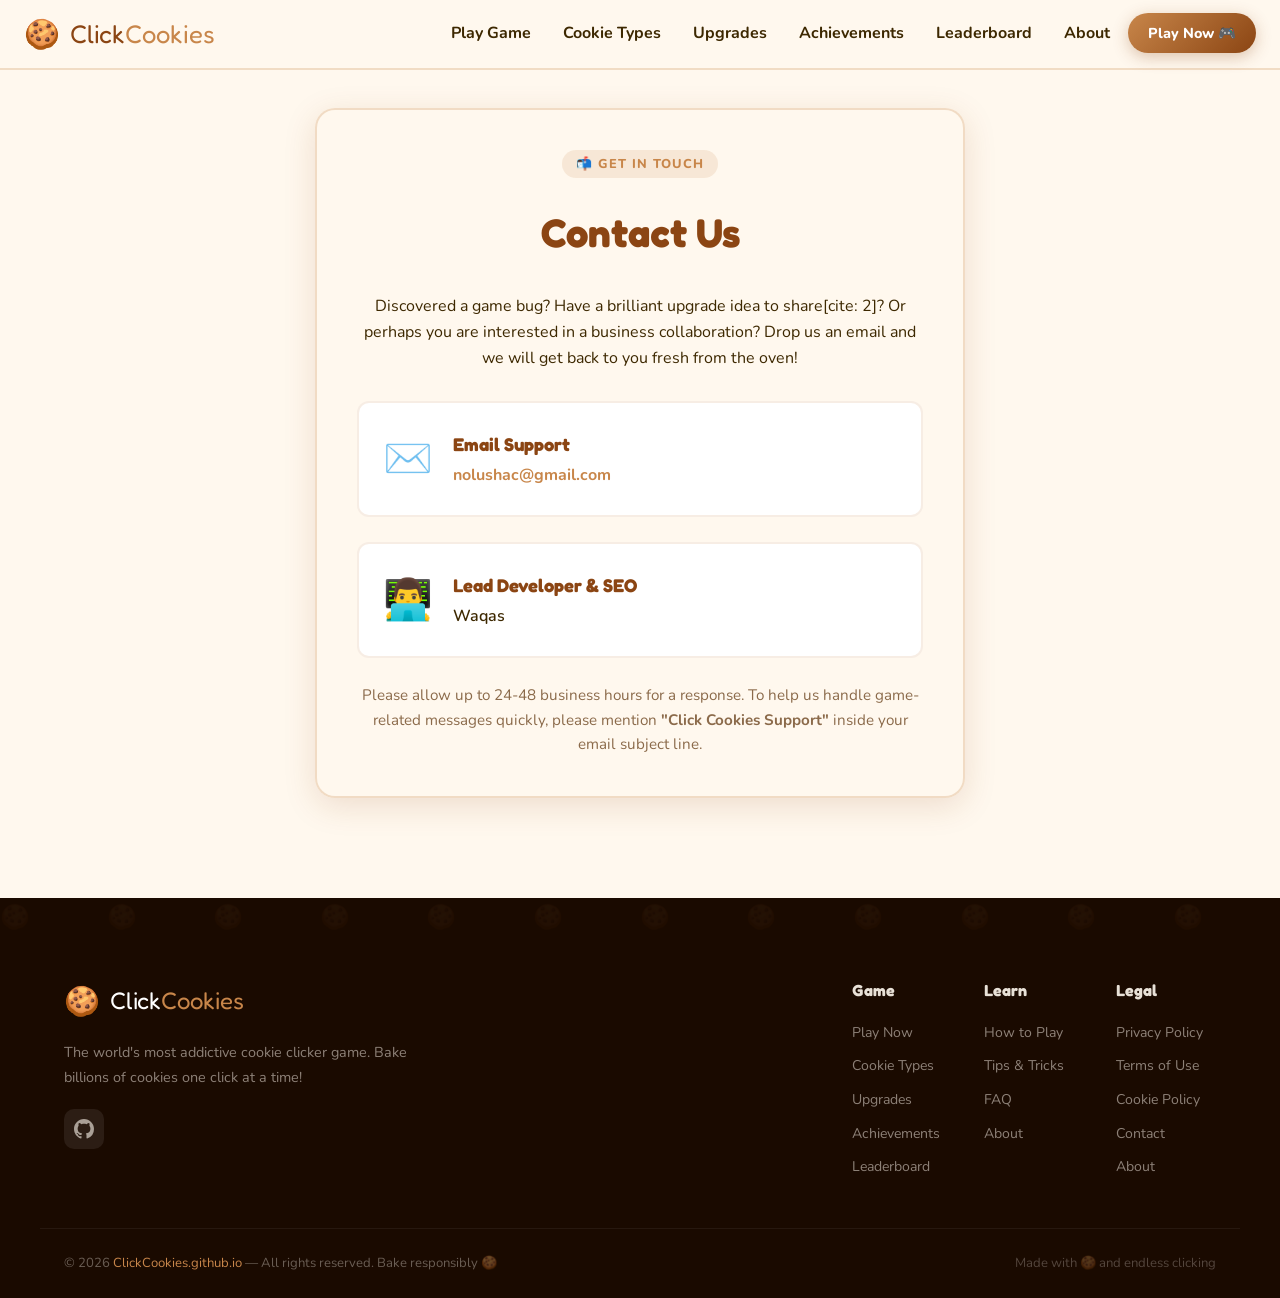
<file: contact.html>
<!DOCTYPE html>
<html lang="en">
<head>
  <meta charset="UTF-8"/>
  <meta name="viewport" content="width=device-width, initial-scale=1.0"/>
  <meta http-equiv="X-UA-Compatible" content="IE=edge"/>
  <title>Contact Us - Click Cookies</title>
  <meta name="description" content="Have feedback, feature requests, or business inquiries about Click Cookies? Get in touch with Waqas today."/>
  <link rel="canonical" href="https://clickcookies.github.io/contact"/>
  <link rel="icon" type="image/png" sizes="32x32" href="/favicon.png">

  <!-- Fonts -->
  <link rel="preconnect" href="https://fonts.googleapis.com"/>
  <link rel="preconnect" href="https://fonts.gstatic.com" crossorigin/>
  <link href="https://fonts.googleapis.com/css2?family=Fredoka+One&family=Nunito:wght@400;600;700;800;900&display=swap" rel="stylesheet"/>

  <!-- Stylesheet -->
  <link rel="stylesheet" href="css/style.css"/>
  
  <style>
    .contact-container {
      max-width: 650px;
      margin: 40px auto 100px;
      padding: 40px;
      background: var(--panel-bg);
      border: 2px solid var(--border);
      border-radius: var(--radius);
      box-shadow: var(--shadow);
    }
    .contact-header {
      text-align: center;
      margin-bottom: 30px;
    }
    .contact-header h1 {
      font-family: var(--font-display);
      color: var(--cookie-dark);
      font-size: 2.5rem;
      margin-top: 10px;
    }
    .contact-card {
      display: flex;
      align-items: center;
      gap: 20px;
      background: white;
      padding: 24px;
      border-radius: var(--radius-sm);
      border: 2px solid rgba(200, 134, 74, 0.15);
      margin-bottom: 25px;
      text-decoration: none;
      transition: transform 0.2s, border-color 0.2s;
    }
    .contact-card:hover {
      transform: translateY(-2px);
      border-color: var(--cookie-brown);
    }
    .contact-icon {
      font-size: 2.5rem;
    }
    .contact-info h3 {
      font-family: var(--font-display);
      color: var(--cookie-dark);
      font-size: 1.15rem;
      margin-bottom: 4px;
    }
    .contact-info p {
      color: var(--cookie-brown);
      font-weight: 700;
      margin-bottom: 0;
    }
    .info-text {
      color: var(--text-muted);
      font-size: 0.95rem;
      line-height: 1.6;
      margin-top: 20px;
      text-align: center;
    }
  </style>
</head>
<body>

  <!-- HEADER -->
  <header id="site-header" role="banner"></header>

  <main>
    <div class="section-container">
      <div class="contact-container">
        <div class="contact-header">
          <span class="section-tag">📬 Get In Touch</span>
          <h1>Contact Us</h1>
        </div>

        <p style="color: var(--text-main); text-align: center; margin-bottom: 30px; line-height: 1.6;">
          Discovered a game bug? Have a brilliant upgrade idea to share[cite: 2]? Or perhaps you are interested in a business collaboration? Drop us an email and we will get back to you fresh from the oven!
        </p>

        <a href="mailto:nolushac@gmail.com" class="contact-card">
          <div class="contact-icon">✉️</div>
          <div class="contact-info">
            <h3>Email Support</h3>
            <p>nolushac@gmail.com</p>
          </div>
        </a>

        <div class="contact-card" style="cursor: default;">
          <div class="contact-icon">👨‍💻</div>
          <div class="contact-info">
            <h3>Lead Developer & SEO</h3>
            <p style="color: var(--text-main); font-weight: 600;">Waqas</p>
          </div>
        </div>

        <p class="info-text">
          Please allow up to 24-48 business hours for a response. To help us handle game-related messages quickly, please mention <strong>"Click Cookies Support"</strong> inside your email subject line.
        </p>
      </div>
    </div>
  </main>

  <!-- FOOTER -->
  <footer id="site-footer" role="contentinfo"></footer>

  <!-- Scripts -->
  <script src="js/header.js"></script>
  <script src="js/footer.js"></script>
</body>
</html>
</file>
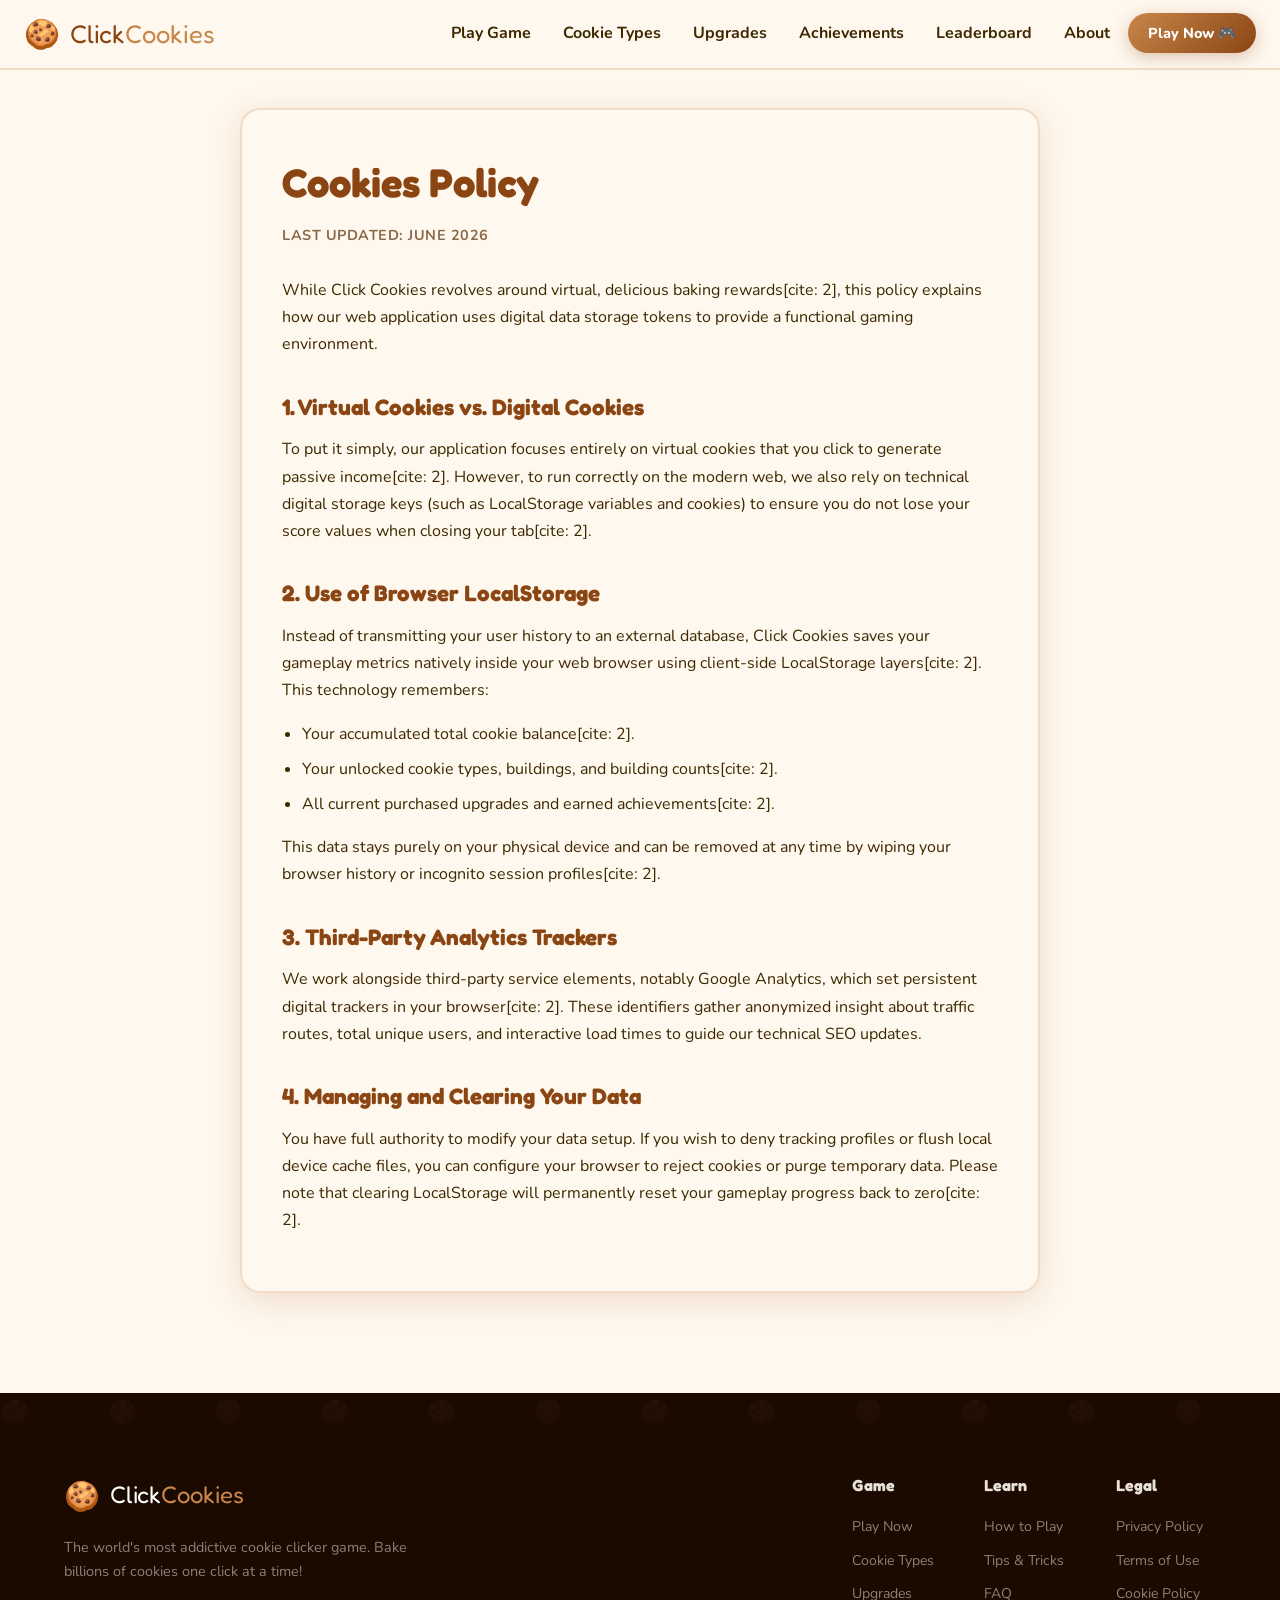
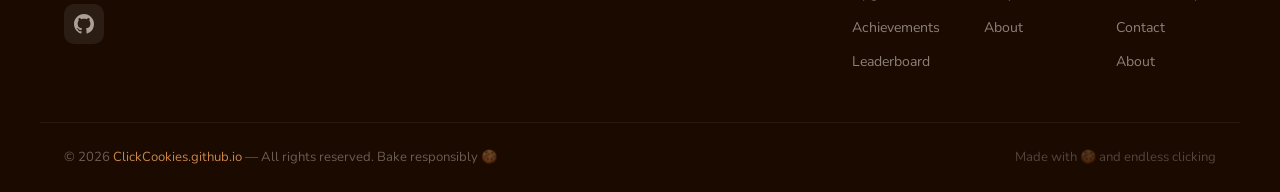
<file: cookies-policy.html>
<!DOCTYPE html>
<html lang="en">
<head>
  <meta charset="UTF-8"/>
  <meta name="viewport" content="width=device-width, initial-scale=1.0"/>
  <meta http-equiv="X-UA-Compatible" content="IE=edge"/>
  <title>Cookies Policy - Click Cookies</title>
  <meta name="description" content="Learn how Click Cookies uses digital cookies and browser LocalStorage to save your gaming milestones cleanly."/>
  <meta name="robots" content="noindex, follow"/>
  <link rel="icon" type="image/png" sizes="32x32" href="/favicon.png">

  <!-- Fonts -->
  <link rel="preconnect" href="https://fonts.googleapis.com"/>
  <link rel="preconnect" href="https://fonts.gstatic.com" crossorigin/>
  <link href="https://fonts.googleapis.com/css2?family=Fredoka+One&family=Nunito:wght@400;600;700;800;900&display=swap" rel="stylesheet"/>

  <!-- Stylesheet -->
  <link rel="stylesheet" href="css/style.css"/>
  
  <style>
    .legal-content {
      max-width: 800px;
      margin: 40px auto 100px;
      padding: 40px;
      background: var(--panel-bg);
      border: 2px solid var(--border);
      border-radius: var(--radius);
      box-shadow: var(--shadow);
    }
    .legal-content h1 {
      font-family: var(--font-display);
      color: var(--cookie-dark);
      font-size: 2.5rem;
      margin-bottom: 10px;
    }
    .legal-date {
      color: var(--text-muted);
      font-weight: 700;
      font-size: 0.9rem;
      margin-bottom: 30px;
      text-transform: uppercase;
      letter-spacing: 0.5px;
    }
    .legal-content h2 {
      font-family: var(--font-display);
      color: var(--cookie-dark);
      font-size: 1.4rem;
      margin-top: 30px;
      margin-bottom: 12px;
    }
    .legal-content p, .legal-content ul {
      color: var(--text-main);
      font-size: 1rem;
      line-height: 1.7;
      margin-bottom: 16px;
    }
    .legal-content ul {
      margin-left: 20px;
      list-style-type: disc;
    }
    .legal-content li {
      margin-bottom: 8px;
    }
  </style>
</head>
<body>

  <!-- HEADER -->
  <header id="site-header" role="banner"></header>

  <main>
    <div class="section-container">
      <article class="legal-content">
        <h1>Cookies Policy</h1>
        <div class="legal-date">Last Updated: June 2026</div>

        <p>While Click Cookies revolves around virtual, delicious baking rewards[cite: 2], this policy explains how our web application uses digital data storage tokens to provide a functional gaming environment.</p>

        <h2>1. Virtual Cookies vs. Digital Cookies</h2>
        <p>To put it simply, our application focuses entirely on virtual cookies that you click to generate passive income[cite: 2]. However, to run correctly on the modern web, we also rely on technical digital storage keys (such as LocalStorage variables and cookies) to ensure you do not lose your score values when closing your tab[cite: 2].</p>

        <h2>2. Use of Browser LocalStorage</h2>
        <p>Instead of transmitting your user history to an external database, Click Cookies saves your gameplay metrics natively inside your web browser using client-side LocalStorage layers[cite: 2]. This technology remembers:</p>
        <ul>
          <li>Your accumulated total cookie balance[cite: 2].</li>
          <li>Your unlocked cookie types, buildings, and building counts[cite: 2].</li>
          <li>All current purchased upgrades and earned achievements[cite: 2].</li>
        </ul>
        <p>This data stays purely on your physical device and can be removed at any time by wiping your browser history or incognito session profiles[cite: 2].</p>

        <h2>3. Third-Party Analytics Trackers</h2>
        <p>We work alongside third-party service elements, notably Google Analytics, which set persistent digital trackers in your browser[cite: 2]. These identifiers gather anonymized insight about traffic routes, total unique users, and interactive load times to guide our technical SEO updates.</p>

        <h2>4. Managing and Clearing Your Data</h2>
        <p>You have full authority to modify your data setup. If you wish to deny tracking profiles or flush local device cache files, you can configure your browser to reject cookies or purge temporary data. Please note that clearing LocalStorage will permanently reset your gameplay progress back to zero[cite: 2].</p>
      </article>
    </div>
  </main>

  <!-- FOOTER -->
  <footer id="site-footer" role="contentinfo"></footer>

  <!-- Scripts -->
  <script src="js/header.js"></script>
  <script src="js/footer.js"></script>
</body>
</html>
</file>
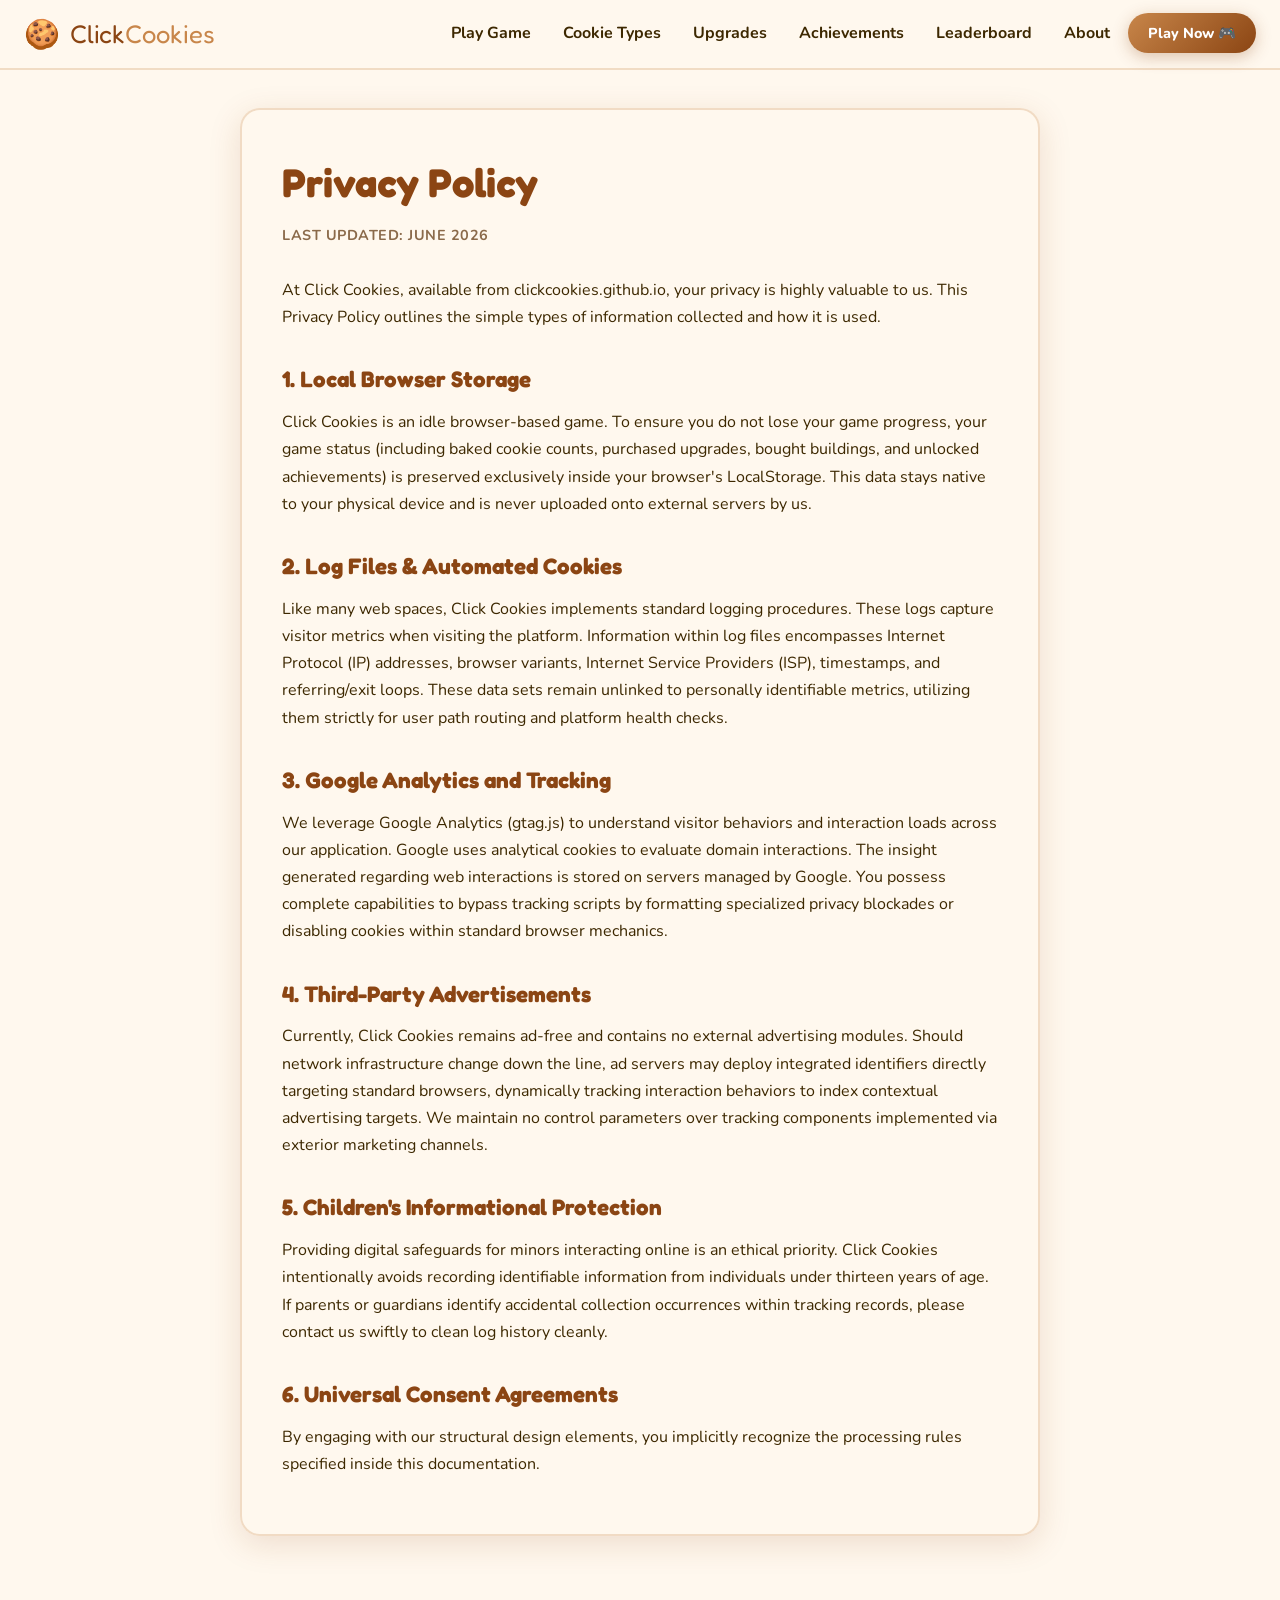
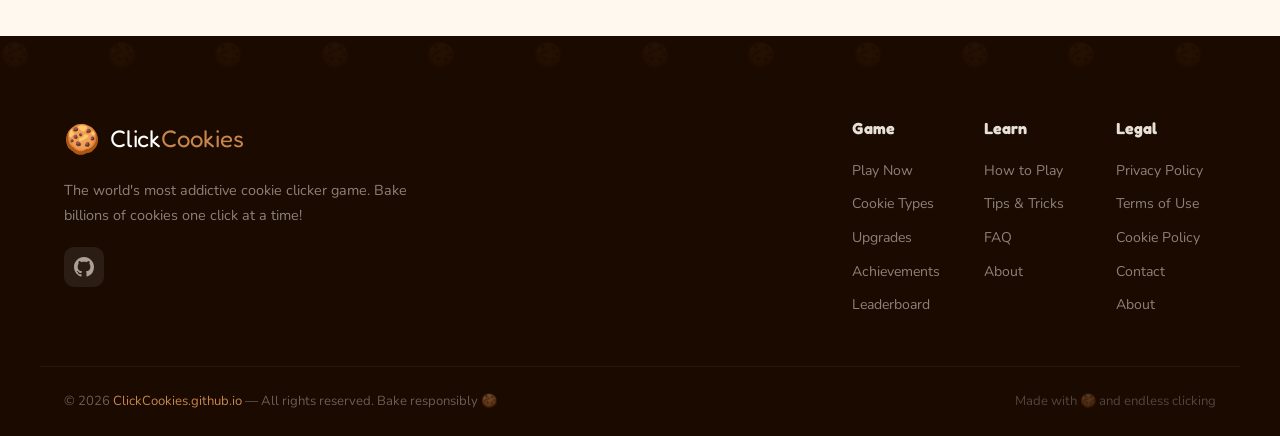
<file: privacy.html>
<!DOCTYPE html>
<html lang="en">
<head>
  <meta charset="UTF-8"/>
  <meta name="viewport" content="width=device-width, initial-scale=1.0"/>
  <meta http-equiv="X-UA-Compatible" content="IE=edge"/>
  <title>Privacy Policy - Click Cookies</title>
  <meta name="description" content="Read the Privacy Policy for Click Cookies to understand how we handle local data storage and analytical tools."/>
  <meta name="robots" content="noindex, follow"/>
  <link rel="icon" type="image/png" sizes="32x32" href="/favicon.png">

  <!-- Fonts -->
  <link rel="preconnect" href="https://fonts.googleapis.com"/>
  <link rel="preconnect" href="https://fonts.gstatic.com" crossorigin/>
  <link href="https://fonts.googleapis.com/css2?family=Fredoka+One&family=Nunito:wght@400;600;700;800;900&display=swap" rel="stylesheet"/>

  <!-- Stylesheet -->
  <link rel="stylesheet" href="css/style.css"/>
  
  <style>
    .legal-content {
      max-width: 800px;
      margin: 40px auto 100px;
      padding: 40px;
      background: var(--panel-bg);
      border: 2px solid var(--border);
      border-radius: var(--radius);
      box-shadow: var(--shadow);
    }
    .legal-content h1 {
      font-family: var(--font-display);
      color: var(--cookie-dark);
      font-size: 2.5rem;
      margin-bottom: 10px;
    }
    .legal-date {
      color: var(--text-muted);
      font-weight: 700;
      font-size: 0.9rem;
      margin-bottom: 30px;
      text-transform: uppercase;
      letter-spacing: 0.5px;
    }
    .legal-content h2 {
      font-family: var(--font-display);
      color: var(--cookie-dark);
      font-size: 1.4rem;
      margin-top: 30px;
      margin-bottom: 12px;
    }
    .legal-content p, .legal-content ul {
      color: var(--text-main);
      font-size: 1rem;
      line-height: 1.7;
      margin-bottom: 16px;
    }
    .legal-content ul {
      margin-left: 20px;
      list-style-type: disc;
    }
    .legal-content li {
      margin-bottom: 8px;
    }
  </style>
</head>
<body>

  <!-- HEADER -->
  <header id="site-header" role="banner"></header>

  <main>
    <div class="section-container">
      <article class="legal-content">
        <h1>Privacy Policy</h1>
        <div class="legal-date">Last Updated: June 2026</div>

        <p>At Click Cookies, available from clickcookies.github.io, your privacy is highly valuable to us. This Privacy Policy outlines the simple types of information collected and how it is used.</p>

        <h2>1. Local Browser Storage</h2>
        <p>Click Cookies is an idle browser-based game. To ensure you do not lose your game progress, your game status (including baked cookie counts, purchased upgrades, bought buildings, and unlocked achievements) is preserved exclusively inside your browser's LocalStorage. This data stays native to your physical device and is never uploaded onto external servers by us.</p>

        <h2>2. Log Files & Automated Cookies</h2>
        <p>Like many web spaces, Click Cookies implements standard logging procedures. These logs capture visitor metrics when visiting the platform. Information within log files encompasses Internet Protocol (IP) addresses, browser variants, Internet Service Providers (ISP), timestamps, and referring/exit loops. These data sets remain unlinked to personally identifiable metrics, utilizing them strictly for user path routing and platform health checks.</p>

        <h2>3. Google Analytics and Tracking</h2>
        <p>We leverage Google Analytics (gtag.js) to understand visitor behaviors and interaction loads across our application. Google uses analytical cookies to evaluate domain interactions. The insight generated regarding web interactions is stored on servers managed by Google. You possess complete capabilities to bypass tracking scripts by formatting specialized privacy blockades or disabling cookies within standard browser mechanics.</p>

        <h2>4. Third-Party Advertisements</h2>
        <p>Currently, Click Cookies remains ad-free and contains no external advertising modules. Should network infrastructure change down the line, ad servers may deploy integrated identifiers directly targeting standard browsers, dynamically tracking interaction behaviors to index contextual advertising targets. We maintain no control parameters over tracking components implemented via exterior marketing channels.</p>

        <h2>5. Children's Informational Protection</h2>
        <p>Providing digital safeguards for minors interacting online is an ethical priority. Click Cookies intentionally avoids recording identifiable information from individuals under thirteen years of age. If parents or guardians identify accidental collection occurrences within tracking records, please contact us swiftly to clean log history cleanly.</p>

        <h2>6. Universal Consent Agreements</h2>
        <p>By engaging with our structural design elements, you implicitly recognize the processing rules specified inside this documentation.</p>
      </article>
    </div>
  </main>

  <!-- FOOTER -->
  <footer id="site-footer" role="contentinfo"></footer>

  <!-- Scripts -->
  <script src="js/header.js"></script>
  <script src="js/footer.js"></script>
</body>
</html>
</file>
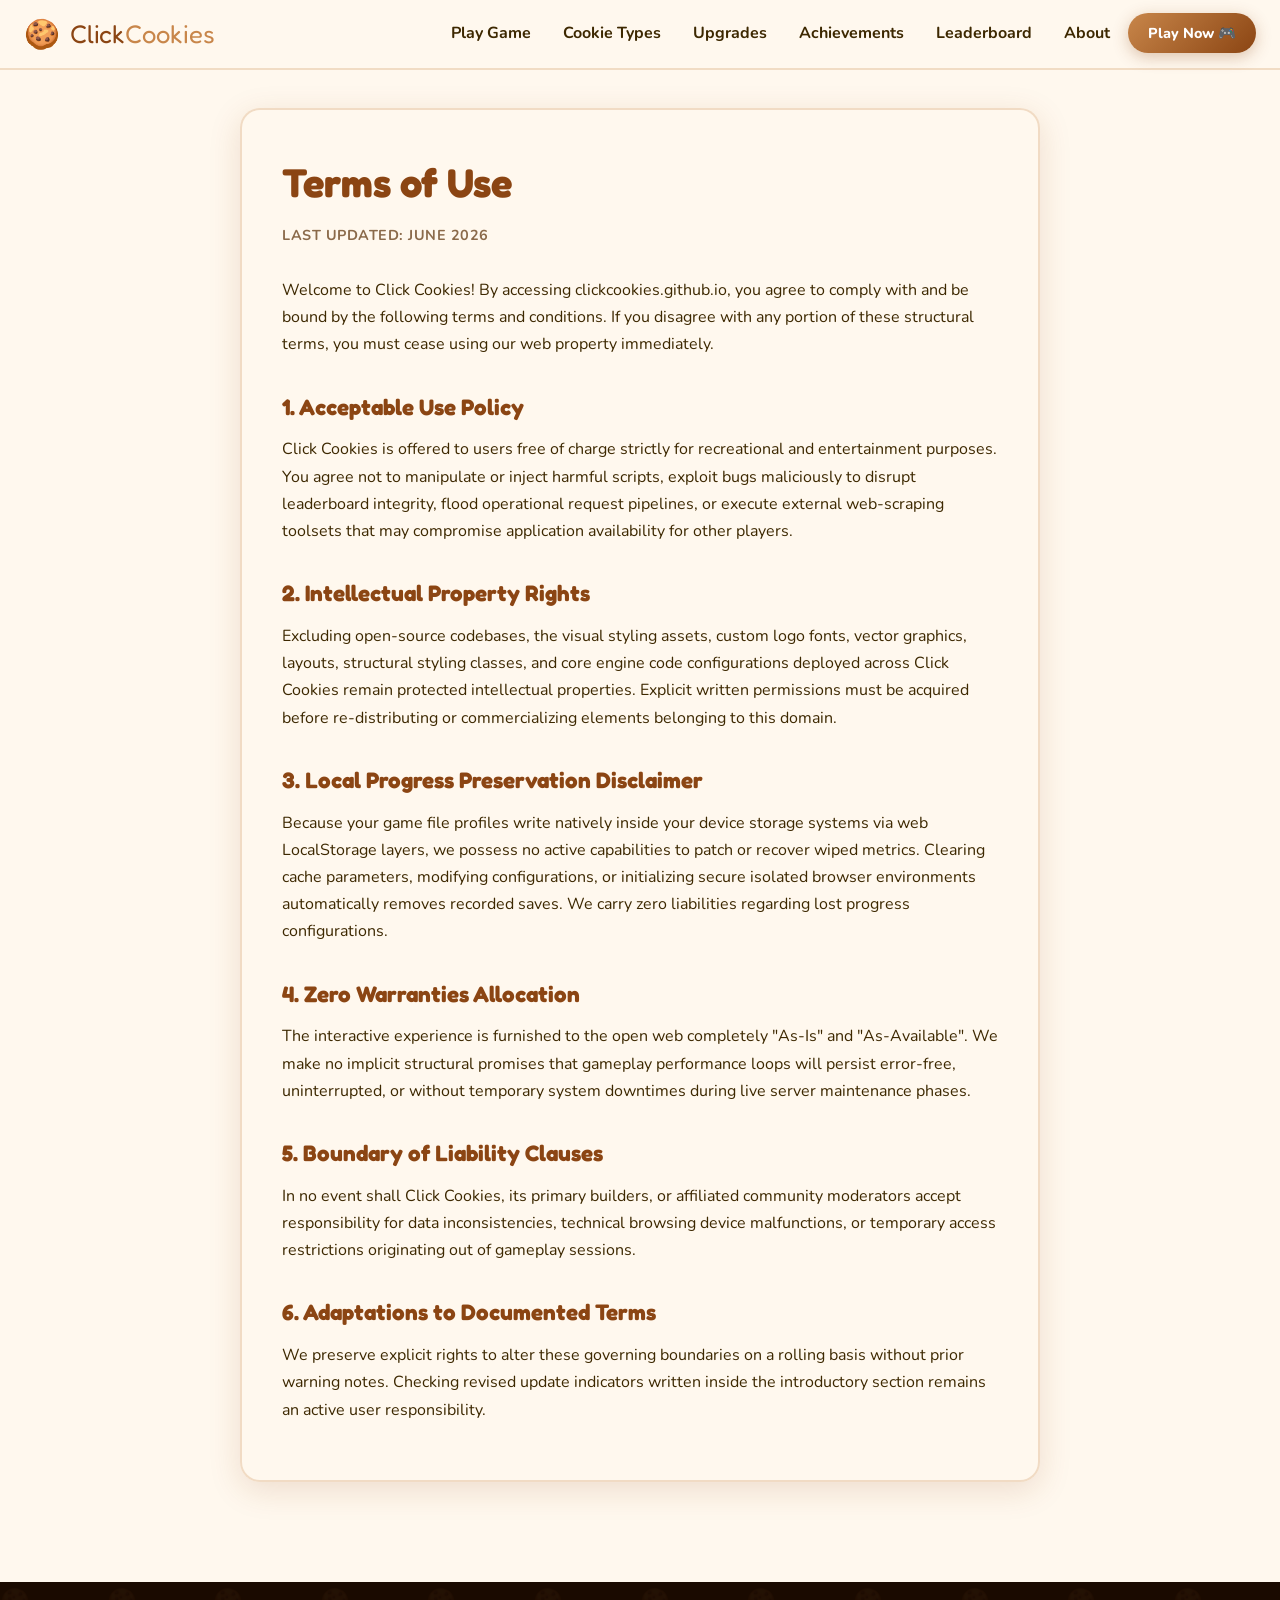
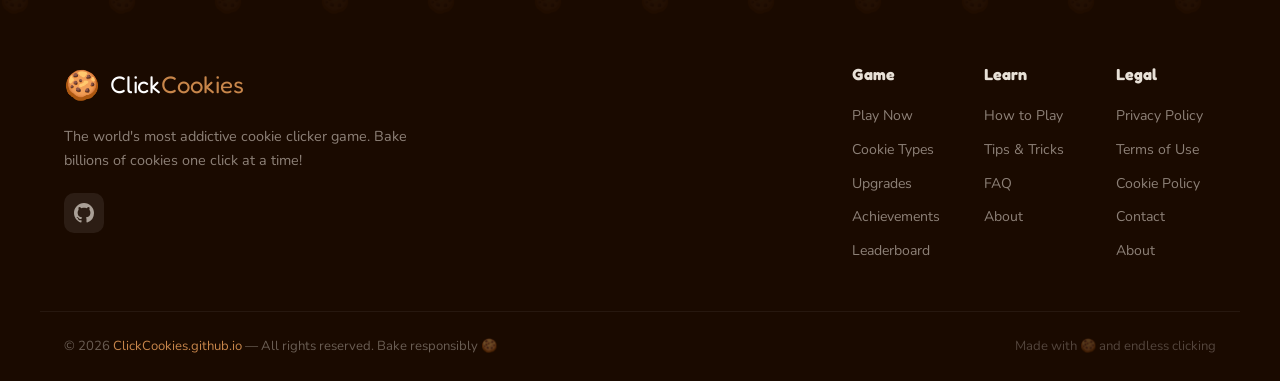
<file: terms.html>
<!DOCTYPE html>
<html lang="en">
<head>
  <meta charset="UTF-8"/>
  <meta name="viewport" content="width=device-width, initial-scale=1.0"/>
  <meta http-equiv="X-UA-Compatible" content="IE=edge"/>
  <title>Terms of Use - Click Cookies</title>
  <meta name="description" content="Review the Terms of Use governing your gameplay and interactions with Click Cookies."/>
  <meta name="robots" content="noindex, follow"/>
  <link rel="icon" type="image/png" sizes="32x32" href="/favicon.png">

  <!-- Fonts -->
  <link rel="preconnect" href="https://fonts.googleapis.com"/>
  <link rel="preconnect" href="https://fonts.gstatic.com" crossorigin/>
  <link href="https://fonts.googleapis.com/css2?family=Fredoka+One&family=Nunito:wght@400;600;700;800;900&display=swap" rel="stylesheet"/>

  <!-- Stylesheet -->
  <link rel="stylesheet" href="css/style.css"/>
  
  <style>
    .legal-content {
      max-width: 800px;
      margin: 40px auto 100px;
      padding: 40px;
      background: var(--panel-bg);
      border: 2px solid var(--border);
      border-radius: var(--radius);
      box-shadow: var(--shadow);
    }
    .legal-content h1 {
      font-family: var(--font-display);
      color: var(--cookie-dark);
      font-size: 2.5rem;
      margin-bottom: 10px;
    }
    .legal-date {
      color: var(--text-muted);
      font-weight: 700;
      font-size: 0.9rem;
      margin-bottom: 30px;
      text-transform: uppercase;
      letter-spacing: 0.5px;
    }
    .legal-content h2 {
      font-family: var(--font-display);
      color: var(--cookie-dark);
      font-size: 1.4rem;
      margin-top: 30px;
      margin-bottom: 12px;
    }
    .legal-content p, .legal-content ul {
      color: var(--text-main);
      font-size: 1rem;
      line-height: 1.7;
      margin-bottom: 16px;
    }
  </style>
</head>
<body>

  <!-- HEADER -->
  <header id="site-header" role="banner"></header>

  <main>
    <div class="section-container">
      <article class="legal-content">
        <h1>Terms of Use</h1>
        <div class="legal-date">Last Updated: June 2026</div>

        <p>Welcome to Click Cookies! By accessing clickcookies.github.io, you agree to comply with and be bound by the following terms and conditions. If you disagree with any portion of these structural terms, you must cease using our web property immediately.</p>

        <h2>1. Acceptable Use Policy</h2>
        <p>Click Cookies is offered to users free of charge strictly for recreational and entertainment purposes. You agree not to manipulate or inject harmful scripts, exploit bugs maliciously to disrupt leaderboard integrity, flood operational request pipelines, or execute external web-scraping toolsets that may compromise application availability for other players.</p>

        <h2>2. Intellectual Property Rights</h2>
        <p>Excluding open-source codebases, the visual styling assets, custom logo fonts, vector graphics, layouts, structural styling classes, and core engine code configurations deployed across Click Cookies remain protected intellectual properties. Explicit written permissions must be acquired before re-distributing or commercializing elements belonging to this domain.</p>

        <h2>3. Local Progress Preservation Disclaimer</h2>
        <p>Because your game file profiles write natively inside your device storage systems via web LocalStorage layers, we possess no active capabilities to patch or recover wiped metrics. Clearing cache parameters, modifying configurations, or initializing secure isolated browser environments automatically removes recorded saves. We carry zero liabilities regarding lost progress configurations.</p>

        <h2>4. Zero Warranties Allocation</h2>
        <p>The interactive experience is furnished to the open web completely "As-Is" and "As-Available". We make no implicit structural promises that gameplay performance loops will persist error-free, uninterrupted, or without temporary system downtimes during live server maintenance phases.</p>

        <h2>5. Boundary of Liability Clauses</h2>
        <p>In no event shall Click Cookies, its primary builders, or affiliated community moderators accept responsibility for data inconsistencies, technical browsing device malfunctions, or temporary access restrictions originating out of gameplay sessions.</p>

        <h2>6. Adaptations to Documented Terms</h2>
        <p>We preserve explicit rights to alter these governing boundaries on a rolling basis without prior warning notes. Checking revised update indicators written inside the introductory section remains an active user responsibility.</p>
      </article>
    </div>
  </main>

  <!-- FOOTER -->
  <footer id="site-footer" role="contentinfo"></footer>

  <!-- Scripts -->
  <script src="js/header.js"></script>
  <script src="js/footer.js"></script>
</body>
</html>
</file>
<file: css/style.css>
/* ===== CLICK COOKIES - MAIN STYLESHEET ===== */
@import url('https://fonts.googleapis.com/css2?family=Fredoka+One&family=Nunito:wght@400;600;700;800;900&display=swap');

:root {
  --cookie-brown: #C8864A;
  --cookie-dark: #8B4513;
  --cream: #FFF8EE;
  --warm-white: #FFFDF8;
  --gold: #FFD700;
  --choco: #3D1C00;
  --pink: #FF69B4;
  --purple: #6A0DAD;
  --green: #28A745;
  --bg-dark: #1A0A00;
  --text-main: #3D2800;
  --text-muted: #8B6A4A;
  --panel-bg: rgba(255,248,238,0.95);
  --border: rgba(200,134,74,0.25);
  --shadow: 0 8px 32px rgba(139,69,19,0.15);
  --radius: 20px;
  --radius-sm: 12px;
  --font-display: 'Fredoka One', cursive;
  --font-body: 'Nunito', sans-serif;
}

*, *::before, *::after { box-sizing: border-box; margin: 0; padding: 0; }

html { scroll-behavior: smooth; font-size: 16px; }

body {
  font-family: var(--font-body);
  background: var(--cream);
  color: var(--text-main);
  overflow-x: hidden;
  line-height: 1.6;
}

/* ===== SCROLLBAR ===== */
::-webkit-scrollbar { width: 8px; }
::-webkit-scrollbar-track { background: var(--cream); }
::-webkit-scrollbar-thumb { background: var(--cookie-brown); border-radius: 4px; }

/* ===== HEADER ===== */
#site-header {
  position: fixed;
  top: 0; left: 0; right: 0;
  z-index: 1000;
  background: rgba(255,248,238,0.92);
  backdrop-filter: blur(12px);
  -webkit-backdrop-filter: blur(12px);
  border-bottom: 2px solid var(--border);
  transition: box-shadow 0.3s;
}
#site-header.scrolled { box-shadow: 0 4px 24px rgba(139,69,19,0.18); }

.navbar { width: 100%; }
.nav-container {
  max-width: 1280px;
  margin: 0 auto;
  padding: 0 24px;
  height: 68px;
  display: flex;
  align-items: center;
  justify-content: space-between;
}

.nav-logo {
  display: flex; align-items: center; gap: 10px;
  text-decoration: none;
  font-family: var(--font-display);
  font-size: 1.6rem;
  color: var(--cookie-dark);
}
.logo-icon { font-size: 1.8rem; animation: wobble 3s ease-in-out infinite; }
.logo-accent { color: var(--cookie-brown); }

@keyframes wobble {
  0%,100% { transform: rotate(0deg); }
  25% { transform: rotate(-8deg); }
  75% { transform: rotate(8deg); }
}

.nav-links {
  display: flex; align-items: center; gap: 4px;
  list-style: none;
}
.nav-link {
  padding: 8px 14px;
  text-decoration: none;
  color: var(--text-main);
  font-weight: 700;
  border-radius: 10px;
  transition: background 0.2s, color 0.2s;
}
.nav-link:hover { background: rgba(200,134,74,0.12); color: var(--cookie-dark); }

.nav-cta {
  background: linear-gradient(135deg, var(--cookie-brown), var(--cookie-dark));
  color: white !important;
  padding: 10px 20px;
  border-radius: 50px;
  text-decoration: none;
  font-weight: 800;
  font-size: 0.9rem;
  transition: transform 0.2s, box-shadow 0.2s;
  box-shadow: 0 4px 16px rgba(139,69,19,0.3);
}
.nav-cta:hover { transform: translateY(-2px); box-shadow: 0 6px 24px rgba(139,69,19,0.4); }

.nav-toggle {
  display: none;
  flex-direction: column; gap: 5px;
  background: none; border: none;
  cursor: pointer; padding: 8px;
}
.nav-toggle span {
  width: 26px; height: 2.5px;
  background: var(--cookie-dark);
  border-radius: 2px;
  transition: all 0.3s;
  display: block;
}
.nav-toggle.active span:nth-child(1) { transform: rotate(45deg) translate(5px, 5px); }
.nav-toggle.active span:nth-child(2) { opacity: 0; }
.nav-toggle.active span:nth-child(3) { transform: rotate(-45deg) translate(5px, -5px); }

/* ===== MAIN LAYOUT ===== */
main { padding-top: 68px; }

/* ===== HERO SECTION ===== */
.hero-section {
  min-height: 100vh;
  background: radial-gradient(ellipse at 20% 50%, #FFF0D0 0%, #FFE8B0 40%, #FFDCA0 100%);
  display: flex; align-items: center;
  position: relative;
  overflow: hidden;
  padding: 80px 24px 60px;
}

.hero-bg-cookies {
  position: absolute; inset: 0; pointer-events: none;
  overflow: hidden;
}
.bg-cookie-float {
  position: absolute;
  font-size: 2rem;
  opacity: 0.12;
  animation: floatCookie linear infinite;
}

@keyframes floatCookie {
  0% { transform: translateY(110vh) rotate(0deg); opacity: 0; }
  10% { opacity: 0.12; }
  90% { opacity: 0.12; }
  100% { transform: translateY(-10vh) rotate(360deg); opacity: 0; }
}

.hero-container {
  max-width: 1200px;
  margin: 0 auto;
  display: grid;
  grid-template-columns: 1fr 1fr;
  gap: 60px;
  align-items: center;
  width: 100%;
}

.hero-text { z-index: 1; }
.hero-badge {
  display: inline-flex; align-items: center; gap: 8px;
  background: rgba(255,215,0,0.25);
  border: 2px solid rgba(255,215,0,0.5);
  color: #8B6000;
  padding: 6px 16px;
  border-radius: 50px;
  font-size: 0.85rem;
  font-weight: 800;
  margin-bottom: 20px;
  animation: pulseGold 2s ease-in-out infinite;
}
@keyframes pulseGold {
  0%,100% { box-shadow: 0 0 0 0 rgba(255,215,0,0.3); }
  50% { box-shadow: 0 0 0 8px rgba(255,215,0,0); }
}

.hero-title {
  font-family: var(--font-display);
  font-size: clamp(2.8rem, 6vw, 4.5rem);
  line-height: 1.1;
  color: var(--cookie-dark);
  margin-bottom: 20px;
}
.hero-title .highlight {
  color: var(--cookie-brown);
  position: relative;
  display: inline-block;
}
.hero-title .highlight::after {
  content: '';
  position: absolute;
  bottom: 2px; left: 0; right: 0;
  height: 6px;
  background: linear-gradient(90deg, var(--gold), var(--cookie-brown));
  border-radius: 3px;
  opacity: 0.5;
}

.hero-desc {
  font-size: 1.1rem;
  color: var(--text-muted);
  margin-bottom: 36px;
  max-width: 460px;
  line-height: 1.7;
}

.hero-ctas { display: flex; gap: 16px; flex-wrap: wrap; }

.btn-primary {
  padding: 16px 36px;
  background: linear-gradient(135deg, #FF8C42, #C8864A);
  color: white;
  border: none; border-radius: 50px;
  font-family: var(--font-display);
  font-size: 1.1rem;
  cursor: pointer;
  text-decoration: none;
  display: inline-flex; align-items: center; gap: 8px;
  box-shadow: 0 6px 24px rgba(200,134,74,0.4);
  transition: transform 0.2s, box-shadow 0.2s;
}
.btn-primary:hover { transform: translateY(-3px); box-shadow: 0 10px 36px rgba(200,134,74,0.5); }

.btn-secondary {
  padding: 16px 36px;
  background: white;
  color: var(--cookie-dark);
  border: 2.5px solid var(--cookie-brown);
  border-radius: 50px;
  font-family: var(--font-display);
  font-size: 1.1rem;
  cursor: pointer;
  text-decoration: none;
  display: inline-flex; align-items: center; gap: 8px;
  transition: all 0.2s;
}
.btn-secondary:hover {
  background: var(--cookie-brown);
  color: white;
  transform: translateY(-3px);
}

.hero-stats { display: flex; gap: 32px; margin-top: 40px; }
.hero-stat-item { text-align: center; }
.hero-stat-num {
  font-family: var(--font-display);
  font-size: 2rem;
  color: var(--cookie-dark);
  display: block;
}
.hero-stat-label { font-size: 0.8rem; color: var(--text-muted); font-weight: 700; }

.hero-visual {
  display: flex; justify-content: center; align-items: center;
  position: relative;
}

.hero-cookie-showcase {
  width: 300px; height: 300px;
  position: relative;
  cursor: pointer;
  filter: drop-shadow(0 20px 60px rgba(200,134,74,0.4));
  animation: heroFloat 4s ease-in-out infinite;
  transition: transform 0.1s;
}
.hero-cookie-showcase:hover { transform: scale(1.05); }
.hero-cookie-showcase:active { transform: scale(0.95); }

@keyframes heroFloat {
  0%,100% { transform: translateY(0px); }
  50% { transform: translateY(-18px); }
}

.hero-cookie-showcase svg { width: 100%; height: 100%; }

.cookie-halo {
  position: absolute;
  inset: -20px;
  border-radius: 50%;
  background: radial-gradient(circle, rgba(255,215,0,0.2) 0%, transparent 70%);
  animation: haloGlow 2s ease-in-out infinite alternate;
}
@keyframes haloGlow {
  from { opacity: 0.5; transform: scale(0.95); }
  to { opacity: 1; transform: scale(1.05); }
}

/* ===== SECTIONS COMMON ===== */
.section-container {
  max-width: 1200px;
  margin: 0 auto;
  padding: 0 24px;
}

.section-tag {
  display: inline-block;
  background: rgba(200,134,74,0.15);
  color: var(--cookie-brown);
  padding: 4px 14px;
  border-radius: 50px;
  font-size: 0.8rem;
  font-weight: 800;
  text-transform: uppercase;
  letter-spacing: 1px;
  margin-bottom: 12px;
}

.section-title {
  font-family: var(--font-display);
  font-size: clamp(1.8rem, 4vw, 2.8rem);
  color: var(--cookie-dark);
  margin-bottom: 16px;
}

.section-desc {
  color: var(--text-muted);
  font-size: 1.05rem;
  max-width: 600px;
  line-height: 1.7;
}

/* ===== GAME SECTION ===== */
#game {
  padding: 80px 24px;
  background: linear-gradient(180deg, #FFF3DC 0%, #FFF8EE 100%);
}

.game-section-header { text-align: center; margin-bottom: 48px; }

.game-wrapper {
  display: grid;
  grid-template-columns: 280px 1fr 280px;
  gap: 20px;
  max-width: 1200px;
  margin: 0 auto;
  align-items: start;
}

/* ===== GAME PANELS ===== */
.game-panel {
  background: var(--panel-bg);
  border: 2px solid var(--border);
  border-radius: var(--radius);
  padding: 20px;
  box-shadow: var(--shadow);
  position: sticky;
  top: 88px;
}

.panel-header {
  font-family: var(--font-display);
  font-size: 1rem;
  color: var(--cookie-dark);
  padding-bottom: 10px;
  border-bottom: 2px solid var(--border);
  margin-bottom: 12px;
}
.mt-16 { margin-top: 16px; }

.stat-row {
  display: flex;
  justify-content: space-between;
  align-items: center;
  padding: 6px 0;
  border-bottom: 1px solid rgba(200,134,74,0.08);
  font-size: 0.9rem;
}
.stat-row span { color: var(--text-muted); }
.stat-row strong { color: var(--cookie-dark); font-weight: 800; }

/* ===== COOKIE SELECTOR ===== */
.cookie-selector { display: flex; flex-wrap: wrap; gap: 8px; }
.cookie-chip {
  width: 40px; height: 40px;
  display: flex; align-items: center; justify-content: center;
  border-radius: 50%;
  background: rgba(200,134,74,0.12);
  font-size: 1.3rem;
  cursor: pointer;
  border: 2.5px solid transparent;
  transition: all 0.2s;
}
.cookie-chip:hover { background: rgba(200,134,74,0.25); transform: scale(1.1); }
.cookie-chip.active { border-color: var(--cookie-brown); background: rgba(200,134,74,0.25); box-shadow: 0 0 0 3px rgba(200,134,74,0.15); }
.cookie-chip.locked { opacity: 0.4; cursor: not-allowed; filter: grayscale(1); }

/* ===== ACHIEVEMENTS MINI ===== */
.achievements-mini { display: flex; flex-wrap: wrap; gap: 6px; }
.achievement-badge {
  width: 34px; height: 34px;
  display: flex; align-items: center; justify-content: center;
  border-radius: 8px;
  font-size: 1.1rem;
  cursor: default;
  transition: transform 0.2s;
}
.achievement-badge.earned { background: rgba(255,215,0,0.2); border: 2px solid rgba(255,215,0,0.5); }
.achievement-badge.locked { background: rgba(0,0,0,0.06); border: 2px solid rgba(0,0,0,0.08); filter: grayscale(1) opacity(0.4); }
.achievement-badge.earned:hover { transform: scale(1.15); }

.save-row { display: flex; gap: 8px; margin-top: 16px; }
.btn-save, .btn-reset {
  flex: 1; padding: 8px 12px;
  border: none; border-radius: 10px;
  font-family: var(--font-body); font-weight: 700; font-size: 0.85rem;
  cursor: pointer;
  transition: all 0.2s;
}
.btn-save { background: var(--cookie-brown); color: white; }
.btn-save:hover { background: var(--cookie-dark); }
.btn-reset { background: rgba(255,100,100,0.12); color: #cc3333; border: 2px solid rgba(255,100,100,0.2); }
.btn-reset:hover { background: rgba(255,100,100,0.2); }

/* ===== GAME CENTER ===== */
.game-center { display: flex; flex-direction: column; gap: 24px; }

.cookie-display-area {
  background: var(--panel-bg);
  border: 2px solid var(--border);
  border-radius: var(--radius);
  padding: 40px 24px;
  text-align: center;
  box-shadow: var(--shadow);
  position: relative;
  overflow: hidden;
}

.cookie-main-wrapper {
  position: relative;
  width: 180px;
  height: 180px;
  margin: 0 auto 20px;
}

.cookie-glow {
  position: absolute;
  inset: -20px;
  border-radius: 50%;
  pointer-events: none;
  transition: background 0.5s;
}

.cookie-main {
  width: 180px; height: 180px;
  cursor: pointer;
  user-select: none;
  position: relative;
  z-index: 1;
  border-radius: 50%;
  transition: transform 0.08s;
  filter: drop-shadow(0 8px 24px rgba(200,134,74,0.4));
}
.cookie-main:hover { transform: scale(1.05); }
.cookie-main.clicked { animation: cookieBounce 0.15s ease-out; }
@keyframes cookieBounce {
  0% { transform: scale(1); }
  40% { transform: scale(0.9); }
  100% { transform: scale(1); }
}

.cookie-svg-inner { width: 100%; height: 100%; display: block; }
.cookie-svg-inner svg { width: 100%; height: 100%; }

.click-counter-display {
  font-family: var(--font-display);
  font-size: 2.5rem;
  color: var(--cookie-dark);
  line-height: 1;
}
.cookie-label { font-size: 1rem; color: var(--text-muted); display: block; font-weight: 700; }

.cps-display {
  margin-top: 8px;
  font-size: 0.95rem;
  font-weight: 700;
  color: var(--text-muted);
}

/* ===== CLICK PARTICLE ===== */
.click-particle {
  position: absolute;
  pointer-events: none;
  font-family: var(--font-display);
  font-size: 1.2rem;
  color: var(--cookie-brown);
  font-weight: 900;
  z-index: 10;
  animation: particleRise 1s ease-out forwards;
}
@keyframes particleRise {
  0% { opacity: 1; transform: translateY(0) scale(1); }
  100% { opacity: 0; transform: translateY(-80px) scale(0.5); }
}

/* ===== UPGRADES ===== */
.upgrades-section {
  background: var(--panel-bg);
  border: 2px solid var(--border);
  border-radius: var(--radius);
  padding: 20px;
  box-shadow: var(--shadow);
}
.section-mini-title {
  font-family: var(--font-display);
  font-size: 1rem;
  color: var(--cookie-dark);
  margin-bottom: 14px;
}
.upgrades-grid { display: grid; grid-template-columns: 1fr 1fr; gap: 10px; }
.upgrade-card {
  display: flex; align-items: center; gap: 10px;
  padding: 10px 12px;
  background: rgba(200,134,74,0.08);
  border: 2px solid rgba(200,134,74,0.2);
  border-radius: var(--radius-sm);
  cursor: pointer;
  transition: all 0.2s;
}
.upgrade-card:hover { background: rgba(200,134,74,0.18); border-color: var(--cookie-brown); }
.upgrade-card.bought { background: rgba(40,167,69,0.08); border-color: rgba(40,167,69,0.3); cursor: default; }
.upgrade-card.cant-afford { opacity: 0.5; }
.upgrade-icon { font-size: 1.4rem; }
.upgrade-name { font-size: 0.82rem; font-weight: 800; color: var(--text-main); }
.upgrade-cost { font-size: 0.75rem; color: var(--text-muted); margin-top: 2px; }
.muted-text { font-size: 0.85rem; color: var(--text-muted); grid-column: 1/-1; text-align: center; padding: 16px; }

/* ===== BUILDINGS ===== */
.buildings-list { display: flex; flex-direction: column; gap: 8px; }
.building-row {
  display: flex; align-items: center; gap: 10px;
  padding: 10px 12px;
  background: rgba(200,134,74,0.06);
  border: 2px solid rgba(200,134,74,0.12);
  border-radius: var(--radius-sm);
  cursor: pointer;
  transition: all 0.2s;
}
.building-row:hover { background: rgba(200,134,74,0.15); border-color: var(--cookie-brown); }
.building-row.can-afford { border-color: rgba(40,167,69,0.4); background: rgba(40,167,69,0.06); }
.building-icon { font-size: 1.4rem; }
.building-info { flex: 1; }
.building-name { font-size: 0.88rem; font-weight: 800; color: var(--text-main); }
.building-meta { font-size: 0.75rem; color: var(--text-muted); }
.building-count {
  font-family: var(--font-display);
  font-size: 1.2rem;
  color: var(--cookie-brown);
  min-width: 30px;
  text-align: right;
}

/* ===== TOAST ===== */
.game-toast {
  position: fixed;
  bottom: 24px; right: 24px;
  background: var(--cookie-dark);
  color: white;
  padding: 14px 22px;
  border-radius: 50px;
  font-weight: 700;
  font-size: 0.9rem;
  z-index: 9999;
  transform: translateY(20px);
  opacity: 0;
  transition: all 0.3s;
  box-shadow: 0 8px 32px rgba(0,0,0,0.2);
  pointer-events: none;
}
.game-toast.show { transform: translateY(0); opacity: 1; }

/* ===== COOKIE TYPES SECTION ===== */
#cookies {
  padding: 100px 24px;
  background: linear-gradient(180deg, #FFF8EE 0%, #FFF0D5 100%);
}
.cookies-header { text-align: center; margin-bottom: 60px; }

.cookie-types-grid {
  display: grid;
  grid-template-columns: repeat(auto-fit, minmax(200px, 1fr));
  gap: 24px;
  margin-top: 48px;
}
.cookie-type-card {
  background: white;
  border-radius: 24px;
  padding: 32px 24px;
  text-align: center;
  box-shadow: 0 4px 24px rgba(200,134,74,0.12);
  border: 2px solid rgba(200,134,74,0.15);
  transition: transform 0.3s, box-shadow 0.3s;
  cursor: default;
}
.cookie-type-card:hover { transform: translateY(-8px); box-shadow: 0 16px 48px rgba(200,134,74,0.2); }
.cookie-type-card:nth-child(2) { transform: translateY(-10px); }
.cookie-type-card:nth-child(2):hover { transform: translateY(-18px); }

.cookie-type-svg { width: 100px; height: 100px; margin: 0 auto 16px; display: block; }
.cookie-type-svg svg { width: 100%; height: 100%; }
.cookie-type-name { font-family: var(--font-display); font-size: 1.2rem; color: var(--cookie-dark); margin-bottom: 8px; }
.cookie-type-desc { font-size: 0.85rem; color: var(--text-muted); line-height: 1.6; margin-bottom: 12px; }
.cookie-type-stats { display: flex; gap: 12px; justify-content: center; }
.cookie-stat { font-size: 0.78rem; font-weight: 800; padding: 4px 10px; border-radius: 20px; background: rgba(200,134,74,0.12); color: var(--cookie-brown); }

/* ===== HOW TO PLAY ===== */
#how-to-play {
  padding: 100px 24px;
  background: white;
}
.how-header { text-align: center; margin-bottom: 60px; }
.how-steps {
  display: grid;
  grid-template-columns: repeat(auto-fit, minmax(220px, 1fr));
  gap: 32px;
}
.how-step {
  position: relative;
  padding: 32px 24px;
  background: var(--cream);
  border-radius: 24px;
  border: 2px solid var(--border);
  text-align: center;
  transition: transform 0.3s;
}
.how-step:hover { transform: translateY(-6px); }
.step-num {
  width: 48px; height: 48px;
  border-radius: 50%;
  background: linear-gradient(135deg, var(--cookie-brown), var(--cookie-dark));
  color: white;
  font-family: var(--font-display);
  font-size: 1.3rem;
  display: flex; align-items: center; justify-content: center;
  margin: 0 auto 16px;
}
.step-icon { font-size: 2rem; margin-bottom: 12px; display: block; }
.step-title { font-family: var(--font-display); font-size: 1.15rem; color: var(--cookie-dark); margin-bottom: 8px; }
.step-desc { font-size: 0.9rem; color: var(--text-muted); line-height: 1.6; }

/* ===== UPGRADES SHOWCASE SECTION ===== */
#upgrades {
  padding: 100px 24px;
  background: linear-gradient(135deg, #FFF0D5 0%, #FFF8EE 100%);
}
.upgrades-header { text-align: center; margin-bottom: 60px; }
.upgrades-showcase-grid {
  display: grid;
  grid-template-columns: repeat(auto-fit, minmax(280px, 1fr));
  gap: 20px;
}
.upgrade-showcase-card {
  background: white;
  border-radius: 20px;
  padding: 24px;
  display: flex;
  gap: 16px;
  align-items: flex-start;
  border: 2px solid var(--border);
  box-shadow: 0 4px 16px rgba(200,134,74,0.08);
  transition: transform 0.2s, box-shadow 0.2s;
}
.upgrade-showcase-card:hover { transform: translateY(-4px); box-shadow: 0 12px 36px rgba(200,134,74,0.15); }
.upgrade-showcase-icon { font-size: 2.4rem; flex-shrink: 0; }
.upgrade-showcase-info { }
.upgrade-showcase-name { font-family: var(--font-display); font-size: 1.1rem; color: var(--cookie-dark); margin-bottom: 4px; }
.upgrade-showcase-desc { font-size: 0.88rem; color: var(--text-muted); line-height: 1.5; }
.upgrade-showcase-meta { margin-top: 8px; display: flex; gap: 8px; flex-wrap: wrap; }
.upgrade-tag { font-size: 0.75rem; font-weight: 800; padding: 3px 10px; border-radius: 20px; }
.upgrade-tag.cost { background: rgba(255,100,100,0.1); color: #cc3333; }
.upgrade-tag.boost { background: rgba(40,167,69,0.1); color: #1a7a32; }

/* ===== ACHIEVEMENTS SECTION ===== */
#achievements {
  padding: 100px 24px;
  background: var(--bg-dark);
}
.achievements-header { text-align: center; margin-bottom: 60px; }
.achievements-header .section-title { color: var(--gold); }
.achievements-header .section-tag { background: rgba(255,215,0,0.15); color: var(--gold); }
.achievements-header .section-desc { color: rgba(255,248,238,0.6); }
.achievements-full-grid {
  display: grid;
  grid-template-columns: repeat(auto-fill, minmax(220px, 1fr));
  gap: 16px;
}
.achievement-full-card {
  background: rgba(255,255,255,0.06);
  border: 2px solid rgba(255,215,0,0.15);
  border-radius: 16px;
  padding: 20px;
  display: flex;
  align-items: center;
  gap: 14px;
  transition: all 0.2s;
}
.achievement-full-card:hover { background: rgba(255,255,255,0.1); border-color: rgba(255,215,0,0.4); }
.achievement-full-icon { font-size: 2rem; flex-shrink: 0; }
.achievement-full-name { font-weight: 800; color: rgba(255,248,238,0.9); font-size: 0.95rem; }
.achievement-full-desc { font-size: 0.8rem; color: rgba(255,248,238,0.5); margin-top: 2px; }

/* ===== LEADERBOARD ===== */
#leaderboard {
  padding: 100px 24px;
  background: linear-gradient(135deg, #FFF0D5, #FFFDF8);
}
.leaderboard-header { text-align: center; margin-bottom: 60px; }
.leaderboard-table-wrapper {
  max-width: 640px;
  margin: 0 auto;
  background: white;
  border-radius: 24px;
  overflow: hidden;
  box-shadow: 0 8px 40px rgba(200,134,74,0.15);
  border: 2px solid var(--border);
}
table { width: 100%; border-collapse: collapse; }
thead { background: linear-gradient(135deg, var(--cookie-brown), var(--cookie-dark)); }
thead th { padding: 16px 20px; color: white; font-family: var(--font-display); font-size: 1rem; text-align: left; }
tbody tr { border-bottom: 1px solid rgba(200,134,74,0.1); transition: background 0.2s; }
tbody tr:hover { background: rgba(200,134,74,0.06); }
tbody tr:last-child { border-bottom: none; }
tbody td { padding: 14px 20px; font-size: 0.95rem; }
.rank { font-family: var(--font-display); font-size: 1.1rem; }
.score { font-weight: 800; color: var(--cookie-brown); text-align: right; }
.you-row { background: rgba(255,215,0,0.08) !important; font-weight: 700; }
.you-row td { color: var(--cookie-dark); }

/* ===== TIPS SECTION ===== */
#tips {
  padding: 100px 24px;
  background: white;
}
.tips-grid {
  display: grid;
  grid-template-columns: repeat(auto-fit, minmax(300px, 1fr));
  gap: 24px;
  margin-top: 48px;
}
.tip-card {
  padding: 28px;
  border-radius: 20px;
  border-left: 5px solid;
  background: rgba(200,134,74,0.05);
  transition: transform 0.2s;
}
.tip-card:hover { transform: translateX(6px); }
.tip-card:nth-child(1) { border-color: var(--cookie-brown); }
.tip-card:nth-child(2) { border-color: var(--gold); }
.tip-card:nth-child(3) { border-color: var(--pink); }
.tip-card:nth-child(4) { border-color: var(--purple); }
.tip-card:nth-child(5) { border-color: var(--green); }
.tip-card:nth-child(6) { border-color: #FF6B35; }
.tip-title { font-family: var(--font-display); font-size: 1.1rem; color: var(--cookie-dark); margin-bottom: 8px; }
.tip-desc { font-size: 0.9rem; color: var(--text-muted); line-height: 1.6; }

/* ===== FAQ ===== */
#faq {
  padding: 100px 24px;
  background: var(--cream);
}
.faq-list { max-width: 760px; margin: 0 auto; }
.faq-item {
  background: white;
  border-radius: 16px;
  border: 2px solid var(--border);
  margin-bottom: 12px;
  overflow: hidden;
  transition: box-shadow 0.2s;
}
.faq-item:hover { box-shadow: 0 4px 20px rgba(200,134,74,0.1); }
.faq-q {
  display: flex;
  justify-content: space-between;
  align-items: center;
  padding: 20px 24px;
  cursor: pointer;
  font-weight: 800;
  color: var(--cookie-dark);
  font-size: 0.98rem;
}
.faq-q::after {
  content: '+';
  font-size: 1.5rem;
  font-family: var(--font-display);
  color: var(--cookie-brown);
  transition: transform 0.3s;
  flex-shrink: 0;
}
.faq-item.open .faq-q::after { transform: rotate(45deg); }
.faq-a {
  display: none;
  padding: 0 24px 20px;
  font-size: 0.9rem;
  color: var(--text-muted);
  line-height: 1.7;
}
.faq-item.open .faq-a { display: block; }

/* ===== ABOUT SECTION ===== */
#about {
  padding: 100px 24px;
  background: linear-gradient(135deg, var(--bg-dark) 0%, #2D0E00 100%);
  position: relative;
  overflow: hidden;
}
.about-content {
  display: grid;
  grid-template-columns: 1fr 1fr;
  gap: 80px;
  align-items: center;
}
.about-text .section-title { color: white; }
.about-text .section-tag { background: rgba(200,134,74,0.2); color: var(--cookie-brown); }
.about-text p { color: rgba(255,248,238,0.75); line-height: 1.8; margin-bottom: 16px; }
.about-features { display: flex; flex-direction: column; gap: 12px; margin-top: 24px; }
.about-feature {
  display: flex; align-items: center; gap: 12px;
  color: rgba(255,248,238,0.8);
  font-size: 0.95rem;
  font-weight: 600;
}
.about-feature-icon { font-size: 1.3rem; }

.about-visual {
  display: flex;
  flex-wrap: wrap;
  gap: 16px;
  justify-content: center;
}
.about-stat-card {
  background: rgba(255,255,255,0.07);
  border: 2px solid rgba(200,134,74,0.2);
  border-radius: 20px;
  padding: 24px 28px;
  text-align: center;
  flex: 1;
  min-width: 140px;
}
.about-stat-num { font-family: var(--font-display); font-size: 2rem; color: var(--gold); display: block; }
.about-stat-label { font-size: 0.8rem; color: rgba(255,248,238,0.5); font-weight: 700; }

/* ===== CTA BANNER ===== */
.cta-banner {
  padding: 80px 24px;
  background: linear-gradient(135deg, #FF8C42 0%, var(--cookie-brown) 50%, var(--cookie-dark) 100%);
  text-align: center;
  position: relative;
  overflow: hidden;
}
.cta-banner::before {
  content: '🍪';
  position: absolute;
  font-size: 200px;
  opacity: 0.08;
  top: 50%; left: 50%;
  transform: translate(-50%, -50%);
}
.cta-banner h2 { font-family: var(--font-display); font-size: clamp(2rem, 5vw, 3rem); color: white; margin-bottom: 16px; }
.cta-banner p { color: rgba(255,255,255,0.8); font-size: 1.1rem; margin-bottom: 32px; }
.cta-banner .btn-primary { background: white; color: var(--cookie-dark); }
.cta-banner .btn-primary:hover { background: var(--cream); }

/* ===== FOOTER ===== */
#site-footer {
  background: var(--bg-dark);
  position: relative;
  overflow: hidden;
  padding-top: 80px;
}

.footer-bg-cookies {
  position: absolute; inset: 0; pointer-events: none;
}
.bg-cookie {
  position: absolute;
  font-size: 1.5rem;
  opacity: 0.04;
  animation: floatCookie linear infinite;
  animation-duration: calc(15s + var(--i) * 3s);
  left: calc(var(--i) * 8.33%);
  animation-delay: calc(var(--i) * -2.5s);
}

.footer-container {
  max-width: 1200px;
  margin: 0 auto;
  padding: 0 24px;
  display: grid;
  grid-template-columns: 2fr 1fr;
  gap: 60px;
  position: relative;
  z-index: 1;
}

.footer-brand { }
.footer-logo {
  display: flex; align-items: center; gap: 10px;
  text-decoration: none;
  font-family: var(--font-display);
  font-size: 1.5rem;
  color: white;
  margin-bottom: 16px;
}
.footer-tagline { color: rgba(255,248,238,0.5); font-size: 0.9rem; line-height: 1.7; max-width: 380px; margin-bottom: 20px; }
.footer-socials { display: flex; gap: 10px; }
.social-btn {
  width: 40px; height: 40px;
  background: rgba(255,255,255,0.08);
  border-radius: 10px;
  display: flex; align-items: center; justify-content: center;
  color: rgba(255,248,238,0.6);
  transition: all 0.2s;
  text-decoration: none;
}
.social-btn:hover { background: var(--cookie-brown); color: white; transform: translateY(-2px); }

.footer-links-grid { display: grid; grid-template-columns: repeat(3, 1fr); gap: 32px; }
.footer-col-title { font-family: var(--font-display); color: rgba(255,248,238,0.9); margin-bottom: 16px; font-size: 1rem; }
.footer-col ul { list-style: none; }
.footer-col li { margin-bottom: 8px; }
.footer-col a { color: rgba(255,248,238,0.5); text-decoration: none; font-size: 0.88rem; transition: color 0.2s; }
.footer-col a:hover { color: var(--cookie-brown); }

.footer-bottom {
  border-top: 1px solid rgba(255,255,255,0.06);
  padding: 24px;
  text-align: center;
  position: relative; z-index: 1;
  display: flex; justify-content: space-between; align-items: center;
  flex-wrap: wrap; gap: 8px;
  max-width: 1200px; margin: 40px auto 0;
  color: rgba(255,248,238,0.35);
  font-size: 0.82rem;
}
.footer-bottom a { color: var(--cookie-brown); text-decoration: none; }
.footer-meta { color: rgba(255,248,238,0.25); }

/* ===== ANIMATIONS ON SCROLL ===== */
.reveal { opacity: 0; transform: translateY(30px); transition: opacity 0.7s ease, transform 0.7s ease; }
.reveal.visible { opacity: 1; transform: translateY(0); }

/* ===== RESPONSIVE ===== */
@media (max-width: 1024px) {
  .game-wrapper { grid-template-columns: 240px 1fr 240px; gap: 16px; }
  .hero-container { gap: 40px; }
  .about-content { grid-template-columns: 1fr; gap: 40px; }
}

@media (max-width: 768px) {
  .nav-toggle { display: flex; }
  .nav-links {
    display: none;
    flex-direction: column;
    position: fixed;
    top: 68px; left: 0; right: 0;
    background: white;
    padding: 20px 24px;
    gap: 4px;
    box-shadow: 0 20px 40px rgba(0,0,0,0.1);
    border-bottom: 2px solid var(--border);
  }
  .nav-links.open { display: flex; }
  .nav-link { display: block; padding: 12px 16px; border-radius: 12px; }
  .nav-cta { margin-top: 8px; text-align: center; padding: 14px 20px; }

  .hero-container { grid-template-columns: 1fr; text-align: center; }
  .hero-ctas { justify-content: center; }
  .hero-stats { justify-content: center; }
  .hero-desc { margin: 0 auto 36px; }
  .hero-visual { order: -1; }
  .hero-cookie-showcase { width: 150px; height: 150px; margin: 0 auto; }

  .game-wrapper { grid-template-columns: 1fr; }
  .game-panel { position: static; }
  .buildings-panel { order: 3; }
  .stats-panel { order: 2; }
  .game-center { order: 1; }

  .hero-section { padding: 100px 24px 60px; }

  .footer-container { grid-template-columns: 1fr; gap: 40px; }
  .footer-links-grid { grid-template-columns: repeat(3, 1fr); }
  .footer-bottom { flex-direction: column; text-align: center; }

  .about-content { grid-template-columns: 1fr; }
  .cookie-types-grid { grid-template-columns: repeat(2, 1fr); }
  .upgrades-grid { grid-template-columns: 1fr; }
  .hero-stat-num { font-size: 1.5rem; }
}

@media (max-width: 480px) {
  .cookie-types-grid { grid-template-columns: 1fr 1fr; }
  .how-steps { grid-template-columns: 1fr; }
  .footer-links-grid { grid-template-columns: 1fr 1fr; }
  .hero-stats { gap: 20px; }
}
</file>
